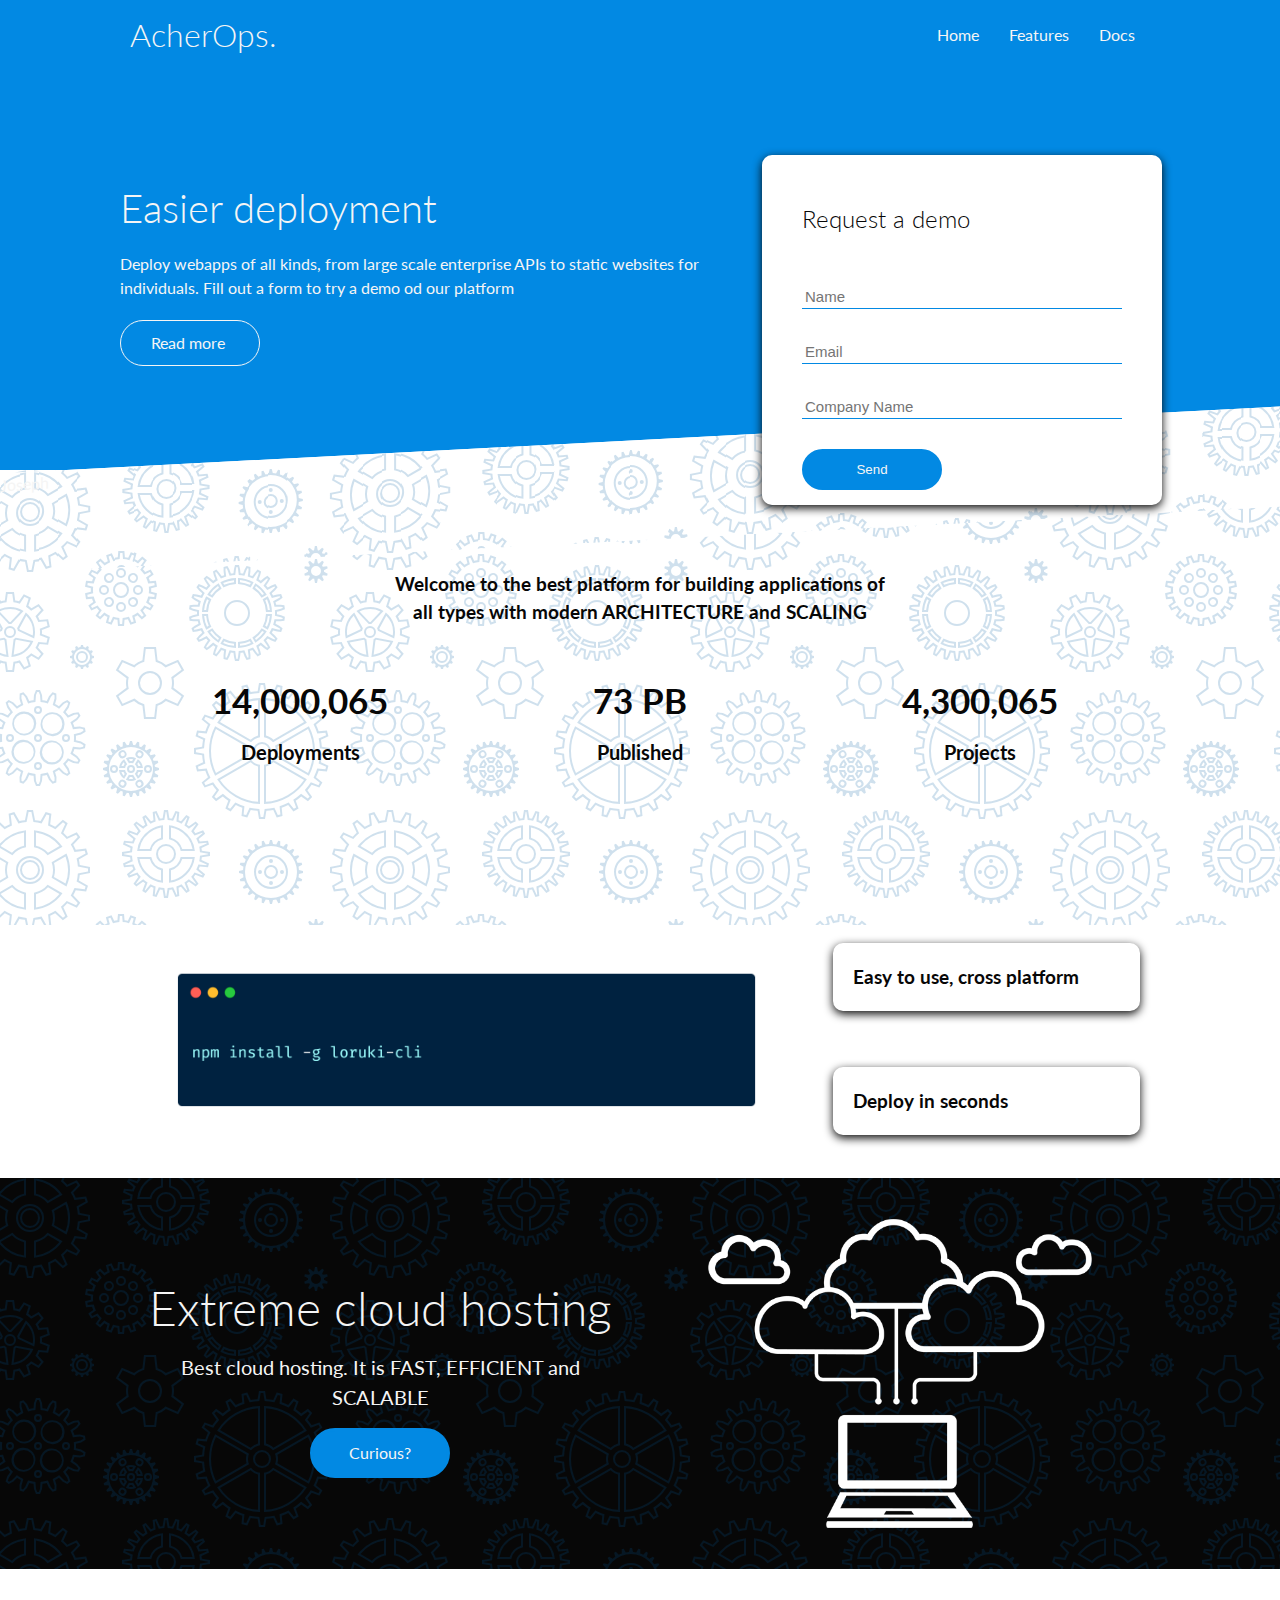
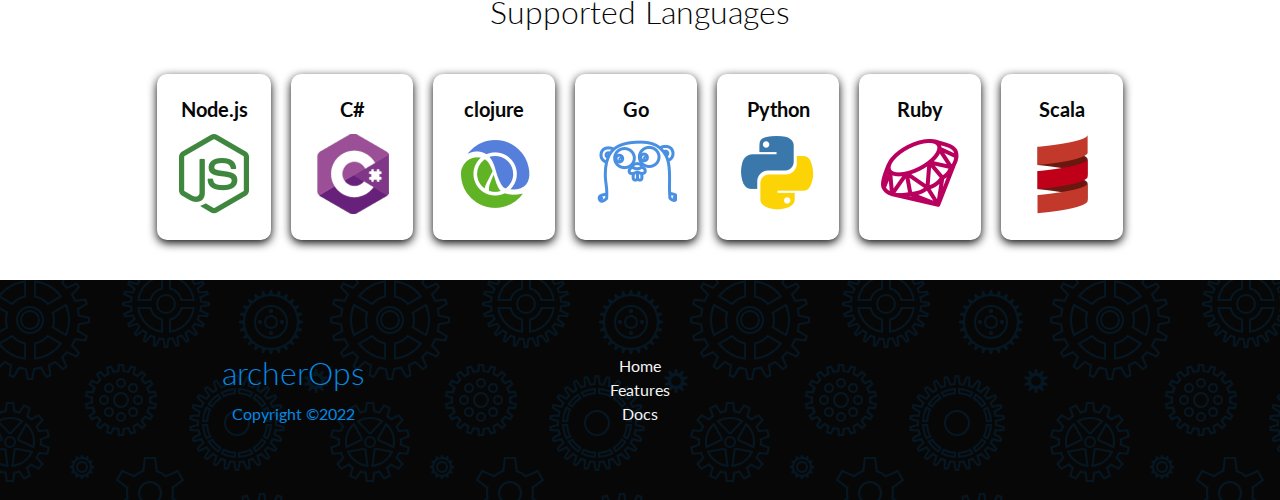
<file: index.html>
<!DOCTYPE html>
<html lang="en">
<head>
  <meta charset="UTF-8">
  <meta http-equiv="X-UA-Compatible" content="IE=edge">
  <meta name="viewport" content="width=device-width, initial-scale=1.0">
  <meta name ="color-scheme" content="light">
<link rel="stylesheet" href="https://cdnjs.cloudflare.com/ajax/libs/font-awesome/6.1.1/css/all.min.css" integrity="sha512-KfkfwYDsLkIlwQp6LFnl8zNdLGxu9YAA1QvwINks4PhcElQSvqcyVLLD9aMhXd13uQjoXtEKNosOWaZqXgel0g==" crossorigin="anonymous" referrerpolicy="no-referrer" />
  <link rel="stylesheet" href="https://cdnjs.cloudflare.com/ajax/libs/font-awesome/6.1.1/css/all.min.css" integrity="sha512-KfkfwYDsLkIlwQp6LFnl8zNdLGxu9YAA1QvwINks4PhcElQSvqcyVLLD9aMhXd13uQjoXtEKNosOWaZqXgel0g==" crossorigin="anonymous" referrerpolicy="no-referrer" />
  <link rel="stylesheet" href="./CSS/utilities.css">
  <link rel="stylesheet" href="./CSS/index.css">
  
  <title>Dummy cloud Host | Brad Traversy</title>
</head>
<body>
  <!-- Navbar -->
  <div class="navBar">
    <!--Make container flexbox-container so it will make its contents as 
    flexbox items to allign them however we want; Add a utility class flex -->
    <div class="container flex">
      <h1 class="logo">AcherOps.</h1>
      <nav>
        <ul>
          <li><a href="index.html">Home</a></li>
          <li><a href="features.html">Features</a></li>
          <li><a href="docs.html">Docs</a></li>
        </ul>
      </nav>
    </div>
  </div>

  <!--Showcase-->
  <section class="showCase">
    <div class="container grid">
      <div class="showcase-text">
        <h1>Easier deployment</h1>
        <p>
          Deploy webapps of all kinds, from large scale enterprise APIs
          to static websites for individuals. Fill out a form to try a 
          demo od our platform
        </p>
        <a href="features.html" class="btn btn-outline">Read more</a>
      </div>

      <div class="showcase-form card">
        <h2>Request a demo</h2>
        <form name="contact" method="POST" netlify-honeypot="bot-field" data-netlify="true">
          <input type="hidden" name="contact" value="contact">
          <p class="hidden">
            <label>
              Don't fill this out if you're human: <input name="bot-field" />
            </label>
          </p>
          <div class="form-control">
            <input type="text" name="Name" placeholder="Name" required>
          </div>
          <div class="form-control">
            <input type="email" name="email" placeholder="Email" required>
          </div>
          <div class="form-control">
            <input type="text" name="company" placeholder="Company Name" required>
          </div>
          <input type="submit" value="Send" class="btn btn-primary">
        </form>
      </div>
    </div>
  </section>

  <!-- STATS-->
  <section class="stats">
    <div class="container">
      <h3 class="stats-heading text-center my-1">
        Welcome to the best platform for building applications of all
        types with modern ARCHITECTURE and SCALING
      </h3>
      <div class="grid grid-3 text-center my-4">
        <div>
          <i class="fas fa-server fa-3x"></i>
          <h3>14,000,065</h3>
          <p class="text-secondary">Deployments</p>
        </div>
        <div>
          <i class="fas fa-upload fa-3x"></i>
          <h3>73 PB</h3>
          <p class="text-secondary">Published</p>
        </div>
        <div>
          <i class="fas fa-project-diagram fa-3x"></i>
          <h3>4,300,065</h3>
          <p class="text-secondary">Projects</p>
        </div>
      </div>
    </div>
  </section>

  <!--CLI-->
  <section class="cli">
    <div class="container grid">
      <img src="./Resources/cli.png" alt="Commandline command">
      <div class="card">
        <h3>Easy to use, cross platform</h3>
      </div>
      <div class="card">
        <h3>Deploy in seconds</h3>
      </div>
    </div>
  </section>

  <!--Cloud-->
  <section class="cloud bg-primary my-2 py-2">
    <div class="container grid">
      <div class="text-center">
        <h2 class="lg">Extreme cloud hosting</h2>
        <p class="lead my-1">
          Best cloud hosting. It is FAST, EFFICIENT and SCALABLE
        </p>
        <a href="" class="btn btn-dark">Curious?</a>
      </div>
      <img src="./Resources/cloud.png" alt="Cloud Platform">
    </div>
  </section>

  <!--Supported langauges-->
  <section class="languages">
    <h2 class="md text-center my-2">Supported Languages</h2>
    <div class="container flex">
      <div class="card">
        <h4>Node.js</h4>
        <img src="./Resources/logos/node.png" alt="nodejs">
      </div>
      <div class="card">
        <h4>C#</h4>
        <img src="./Resources/logos/csharp.png" alt="c-sharp">
      </div>
      <div class="card">
        <h4>clojure</h4>
        <img src="./Resources/logos/clojure.png" alt="clojure">
      </div>
      <div class="card">
        <h4>Go</h4>
        <img src="./Resources/logos/go.png" alt="Go">
      </div>
      <div class="card">
        <h4>Python</h4>
        <img src="./Resources/logos/python.png" alt="python">
      </div>
      <div class="card">
        <h4>Ruby</h4>
        <img src="./Resources/logos/ruby.png" alt="ruby">
      </div>
      <div class="card">
        <h4>Scala</h4>
        <img src="./Resources/logos/scala.png" alt="Scala">
      </div>
    </div>
  </section>

  <!--FOOTER-->
  <footer class="footer bg-primary py-5">
    <div class="container grid grid-3">
      <div>
        <h1>archerOps</h1>
        <p>Copyright &copy;2022</p>
      </div>
      <nav>
        <ul>
          <li><a href="index.html">Home</a></li>
          <li><a href="features.html">Features</a></li>
          <li><a href="docs.html">Docs</a></li>
        </ul>
      </nav>
      <div class="social">
        <a href="#"><i class="fab fa-github fa-2x"></i></a>
        <a href="#"><i class="fab fa-linkedin fa-2x"></i></a>
        <a href="#"><i class="fab fa-facebook fa-2x"></i></a>
        <a href="#"><i class="fab fa-youtube fa-2x"></i></a>
        <a href="#"><i class="fab fa-twitter fa-2x"></i></a>
      </div>
    </div>
  </footer>
</body>
</html>
</file>
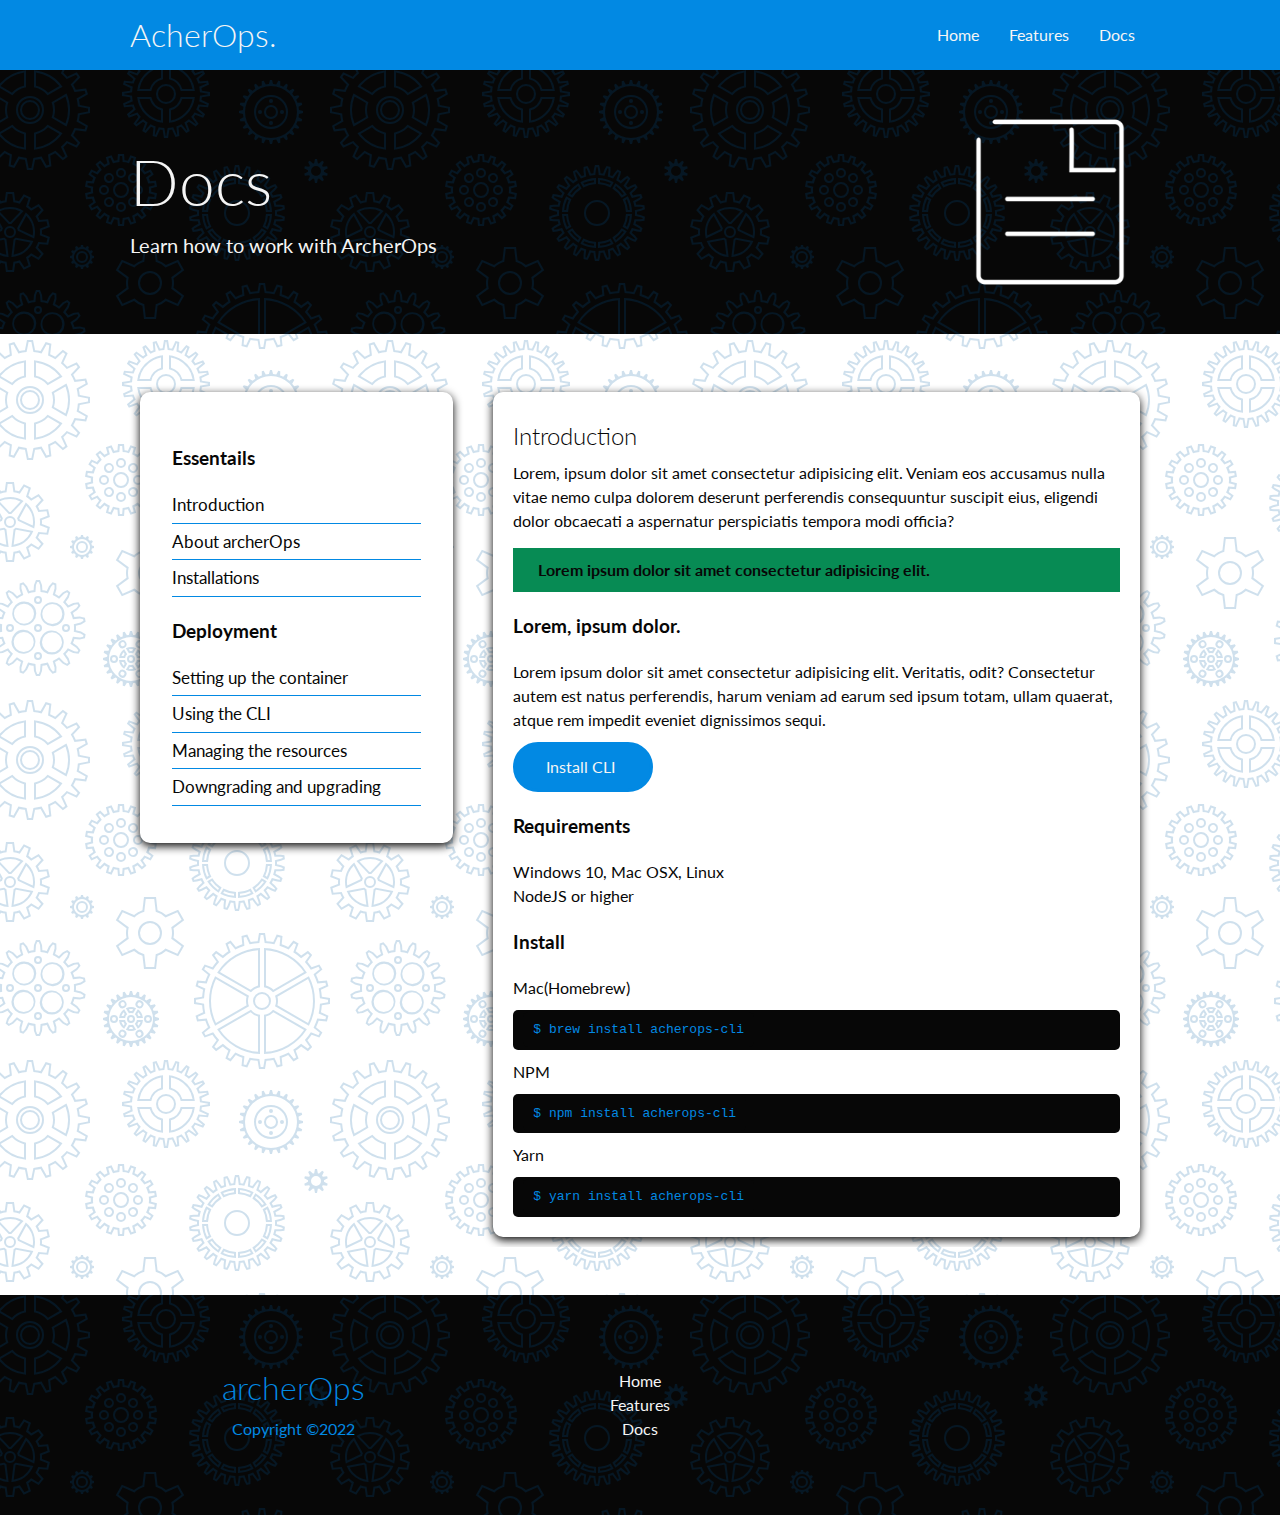
<file: docs.html>
<!DOCTYPE html>
<html lang="en">
<head>
  <meta charset="UTF-8">
  <meta http-equiv="X-UA-Compatible" content="IE=edge">
  <meta name="viewport" content="width=device-width, initial-scale=1.0">
  <meta name ="color-scheme" content="light">

  <link rel="stylesheet" href="https://cdnjs.cloudflare.com/ajax/libs/font-awesome/6.1.1/css/all.min.css" integrity="sha512-KfkfwYDsLkIlwQp6LFnl8zNdLGxu9YAA1QvwINks4PhcElQSvqcyVLLD9aMhXd13uQjoXtEKNosOWaZqXgel0g==" crossorigin="anonymous" referrerpolicy="no-referrer" />
  <link rel="stylesheet" href="./CSS/utilities.css">
  <link rel="stylesheet" href="./CSS/index.css">
  
  <title>Dummy cloud Host | Brad Traversy</title>
</head>
<body class="bg-image">
  <!-- Navbar -->
  <div class="navBar">
    <!--Make container flexbox-container so it will make its contents as 
    flexbox items to allign them however we want; Add a utility class flex -->
    <div class="container flex">
      <h1 class="logo">AcherOps.</h1>
      <nav>
        <ul>
          <li><a href="index.html">Home</a></li>
          <li><a href="features.html">Features</a></li>
          <li><a href="docs.html">Docs</a></li>
        </ul>
      </nav>
    </div>
  </div>

  <!--HEADER-->
  <section class="docs-head bg-primary py-3">
      <div class="container grid">
          <div>
              <h1 class="xl">Docs</h1>
              <p class="lead">
                Learn how to work with ArcherOps
            </p>
          </div>
          <img src="./Resources/docs.png" alt="Server image">         
      </div>
  </section>

  <!--DOCS MAIN-->
  <section class="docs-main my-4">
      <div class="container grid">
          <div class="card bg-other p-3">
              <h3 class="my-2">Essentails</h3>
              <nav>
                  <ul>
                      <li><a href="#">Introduction</a></li>
                      <li><a href="#">About archerOps</a></li>
                      <li><a href="#">Installations</a></li>
                  </ul>
              </nav>

              <h3 class="my-2">Deployment</h3>
              <nav>
                  <ul>
                      <li><a href="#">Setting up the container</a></li>
                      <li><a href="#">Using the CLI</a></li>
                      <li><a href="#">Managing the resources</a></li>
                      <li><a href="#">Downgrading and upgrading</a></li>
                  </ul>
              </nav>
          </div>
          <div class="card">
            <h2>Introduction</h2>
            <p>
                Lorem, ipsum dolor sit amet consectetur adipisicing elit.
                Veniam eos accusamus nulla vitae nemo culpa dolorem
                deserunt perferendis consequuntur suscipit eius, eligendi
                dolor obcaecati a aspernatur perspiciatis tempora modi
                officia?
            </p>
            <div class="alert alert-success">
              <i class="fas fa-info"></i>
              Lorem ipsum dolor sit amet 
              consectetur adipisicing elit.
            </div>
  
            <h3>Lorem, ipsum dolor.</h3>
            <p>Lorem ipsum dolor sit amet consectetur adipisicing elit.
              Veritatis, odit? Consectetur autem est natus perferendis, 
              harum veniam ad earum sed ipsum totam, ullam quaerat, 
              atque rem impedit eveniet dignissimos sequi.
            </p>
            <a href="#" class="btn btn-primary">Install CLI</a>
  
            <h3>Requirements</h3>
            <ul>
              <li>Windows 10, Mac OSX, Linux</li>
              <li>NodeJS or higher</li>
            </ul>
  
            <h3>Install</h3>
            <p>Mac(Homebrew)</p>
            <pre><code>$ brew install acherops-cli</code></pre>
            <p>NPM</p>
            <pre><code>$ npm install acherops-cli</code></pre>
            <p>Yarn</p>
            <pre><code>$ yarn install acherops-cli</code></pre>
        </div>
      </div>
  </section>

  <!--FOOTER-->
  <footer class="footer bg-primary py-5">
    <div class="container grid grid-3">
      <div>
        <h1>archerOps</h1>
        <p>Copyright &copy;2022</p>
      </div>
      <nav>
        <ul>
          <li><a href="index.html">Home</a></li>
          <li><a href="features.html">Features</a></li>
          <li><a href="docs.html">Docs</a></li>
        </ul>
      </nav>
      <div class="social">
        <a href="#"><i class="fab fa-github fa-2x"></i></a>
        <a href="#"><i class="fab fa-linkedin fa-2x"></i></a>
        <a href="#"><i class="fab fa-facebook fa-2x"></i></a>
        <a href="#"><i class="fab fa-youtube fa-2x"></i></a>
        <a href="#"><i class="fab fa-twitter fa-2x"></i></a>
      </div>
    </div>
  </footer>
</body>
</html>
</file>
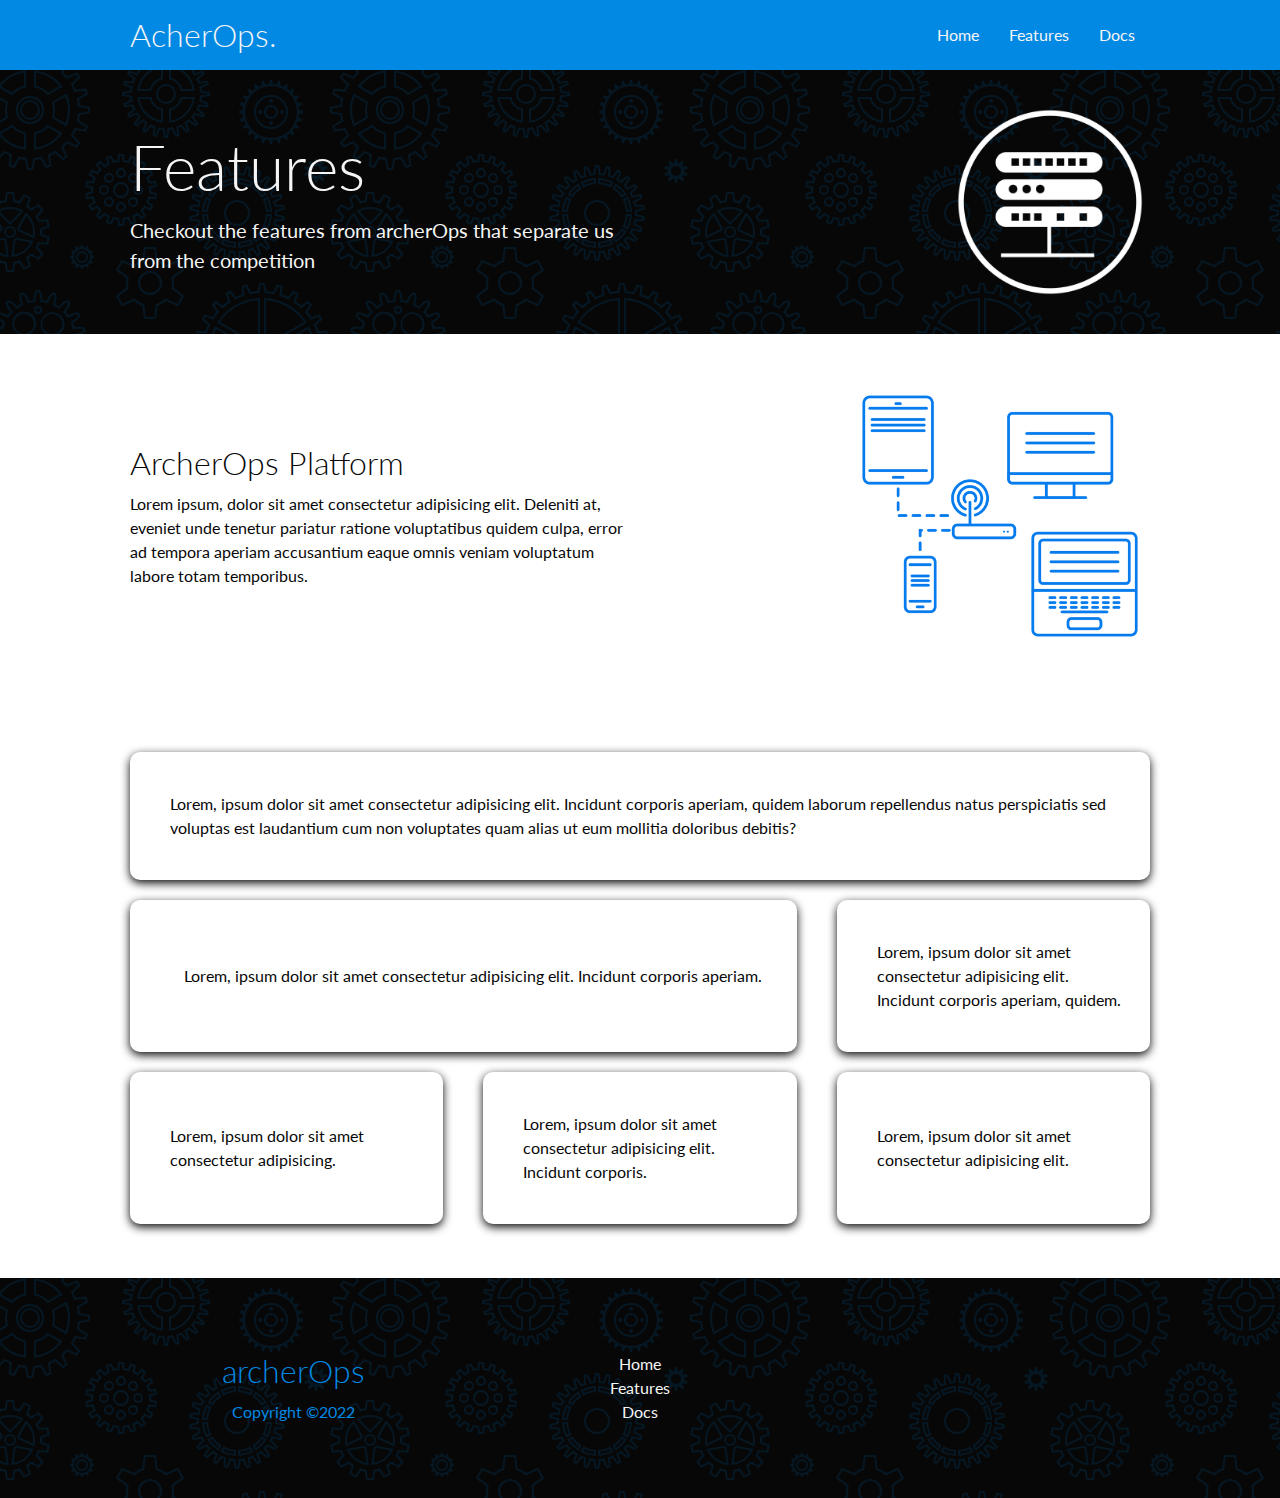
<file: features.html>
<!DOCTYPE html>
<html lang="en">
<head>
  <meta charset="UTF-8">
  <meta http-equiv="X-UA-Compatible" content="IE=edge">
  <meta name="viewport" content="width=device-width, initial-scale=1.0">
  <meta name ="color-scheme" content="light">

  <link rel="stylesheet" href="https://cdnjs.cloudflare.com/ajax/libs/font-awesome/6.1.1/css/all.min.css" integrity="sha512-KfkfwYDsLkIlwQp6LFnl8zNdLGxu9YAA1QvwINks4PhcElQSvqcyVLLD9aMhXd13uQjoXtEKNosOWaZqXgel0g==" crossorigin="anonymous" referrerpolicy="no-referrer" />
  <link rel="stylesheet" href="./CSS/utilities.css">
  <link rel="stylesheet" href="./CSS/index.css">
  
  <title>Dummy cloud Host | Brad Traversy</title>
</head>
<body>
  <!-- Navbar -->
  <div class="navBar">
    <!--Make container flexbox-container so it will make its contents as 
    flexbox items to allign them however we want; Add a utility class flex -->
    <div class="container flex">
      <h1 class="logo">AcherOps.</h1>
      <nav>
        <ul>
          <li><a href="index.html">Home</a></li>
          <li><a href="features.html">Features</a></li>
          <li><a href="docs.html">Docs</a></li>
        </ul>
      </nav>
    </div>
  </div>

  <!--HEADER-->
  <section class="features-head bg-primary py-3">
      <div class="container grid">
          <div>
              <h1 class="xl">Features</h1>
              <p class="lead">
                Checkout the features from archerOps
                that separate us from the competition
            </p>
          </div>
          <img src="./Resources/server.png" alt="Server image">         
      </div>
  </section>

  <!-- SUB HEAD-->
  <section class="features-sub-head py-3">
    <div class="container grid">
        <div>
            <h1 class="md">ArcherOps Platform</h1>
            <p>
                Lorem ipsum, dolor sit amet consectetur adipisicing elit. Deleniti at, eveniet unde tenetur pariatur ratione voluptatibus quidem culpa, error ad tempora aperiam accusantium eaque omnis veniam voluptatum labore totam temporibus.
            </p>
        </div>
        <img src="./Resources/server2.png" alt="Server image">         
    </div>
  </section>

  <!--features-->
  <section class="features-main my-2">
      <div class="container grid grid-3">
          <div class="card flex">
              <i class="fas fa-server fa-3x"></i>
              <p>
                Lorem, ipsum dolor sit amet consectetur adipisicing 
                elit. Incidunt corporis aperiam, quidem laborum
                repellendus natus perspiciatis sed voluptas est 
                laudantium cum non voluptates quam alias ut eum
                mollitia doloribus debitis?
              </p>
          </div>
          <div class="card flex">
              <i class="fas fa-network-wired fa-3x"></i>
              <p>
                Lorem, ipsum dolor sit amet consectetur adipisicing 
                elit. Incidunt corporis aperiam.
              </p>
           </div>
           <div class="card flex">
                <i class="fas fa-laptop-code fa-3x"></i>
                <p>
                Lorem, ipsum dolor sit amet consectetur adipisicing 
                elit. Incidunt corporis aperiam, quidem.
                </p>
             </div>
            <div class="card flex">
                <i class="fas fa-database fa-3x"></i>
                <p>
                Lorem, ipsum dolor sit amet consectetur adipisicing.
                </p>
            </div>
            <div class="card flex">
                <i class="fas fa-power-off fa-3x"></i>
                <p>
                Lorem, ipsum dolor sit amet consectetur adipisicing 
                elit. Incidunt corporis.
                </p>
            </div>
            <div class="card flex">
                <i class="fas fa-upload fa-3x"></i>
                <p>
                Lorem, ipsum dolor sit amet consectetur adipisicing 
                elit.
              </p>
            </div>
      </div>
  </section>

  <!--FOOTER-->
  <footer class="footer bg-primary py-5">
    <div class="container grid grid-3">
      <div>
        <h1>archerOps</h1>
        <p>Copyright &copy;2022</p>
      </div>
      <nav>
        <ul>
          <li><a href="index.html">Home</a></li>
          <li><a href="features.html">Features</a></li>
          <li><a href="docs.html">Docs</a></li>
        </ul>
      </nav>
      <div class="social">
        <a href="#"><i class="fab fa-github fa-2x"></i></a>
        <a href="#"><i class="fab fa-linkedin fa-2x"></i></a>
        <a href="#"><i class="fab fa-facebook fa-2x"></i></a>
        <a href="#"><i class="fab fa-youtube fa-2x"></i></a>
        <a href="#"><i class="fab fa-twitter fa-2x"></i></a>
      </div>
    </div>
  </footer>
</body>
</html>
</file>
<file: CSS/utilities.css>
.container{
    max-width: 1100px;
    margin: 0 auto;
    overflow: auto;
    padding: 0 40px;
}
.btn{
  display: inline-block;
  padding: 10px 30px;
  width: 140px;
  background-color: var(--PrimeColor);
  color: var(--foreColor);
  border: solid var(--PrimeColor);
  outline: none;
  cursor: pointer;
  border-radius: 50px;
}
.btn:hover{
    transform: scale(0.98);
}
.btn-outline{
    background-color: transparent;
    border: solid var(--foreColor) 1px;

}
.text-center{
    text-align: center;
}
.bg-primary{
    background-color: var(--secColor);
    background-image: var(--heroPatterns);
    color: var(--foreColor);
}
.bg-primary a{
    color: var(--foreColor);
}

.alert{
    background-color: var(--foreColor);
    padding: 10px 15px;
    font-weight: bold;
    margin: 15px 0px;
}
.alert i{
    margin-left: 10px;
}
.alert-success{
    background-color: var(--successColor);
}

.card{
    background-color: white;
    color: var(--secColor);
    border-radius: 10px;
    box-shadow: 0 3px 10px var(--secColor);
    margin: 10px;
    padding: 20px;
}

.flex{
    /*Here you will target the containers in 
    this flexbox*/
    display: flex;
    /*Will allign items to center*/
    justify-content: center;
    align-items: center;
    height: 100%;
}
.grid{
    display: grid;
    grid-template-columns: repeat(2, 1fr);
    gap: 20px;
    height: 100%;
    justify-content: center;
    align-items: center;
}
.grid-3{
    grid-template-columns: repeat(3, 1fr);
}
/*Paragraph fonts*/
.lead{
    font-size: 20px;
}
.sm{
    font-size: 1rem;
}
.md{
    font-size: 2rem;
}
.lg{
    font-size: 3rem;
}
.xl{
    font-size: 4rem;
}

/*margin on the y-axis*/
.my-1{
    margin: 1rem 0;
}
.my-2{
    margin: 1.5rem 0;
}
.my-3{
    margin: 2rem 0;
}
.my-4{
    margin: 3rem 0;
}
.my-5{
    margin: 4rem 0;
}

/*Margin all round*/
.m-1{
    margin: 1rem;
}
.m-2{
    margin: 1.5rem;
}
.m-3{
    margin: 2rem;
}
.m-4{
    margin: 3rem;
}
.m-5{
    margin: 4rem;
}

/*Padding*/
.py-1{
    padding: 1rem 0;
}
.py-2{
    padding: 1.5rem 0;
}
.py-3{
    padding: 2rem 0;
}
.py-4{
    padding: 3rem 0;
}
.py-5{
    padding: 4rem 0;
}

/*Padding all round*/
.p-1{
    padding: 1rem;
}
.p-2{
    padding: 1.5rem;
}
.p-3{
    padding: 2rem;
}
.p-4{
    padding: 3rem;
}
.p-5{
    padding: 4rem;
}
</file>
<file: CSS/index.css>
@import url('https://fonts.googleapis.com/css2?family=Lato:wght@300&display=swap');
:root{
    --PrimeColor:#0289e3;
    --secColor:rgb(7, 7, 7);
    --foreColor:whitesmoke;
    --heroColor: #ffffff;
    --successColor:rgb(7, 139, 84);
    --errorColor:rgb(194, 20, 20);
    --heroPatterns:url("data:image/svg+xml,%3Csvg xmlns='http://www.w3.org/2000/svg' width='360' height='360' viewBox='0 0 360 360'%3E%3Cpath fill='%23005c9d' fill-opacity='0.19' d='M0 85.02l4.62-4.27a49.09 49.09 0 0 0 7.33 3.74l-1.2 10.24 2.66.87 5.05-9c2.62.65 5.34 1.08 8.12 1.28L28.6 98h2.8l2.02-10.12c2.74-.2 5.46-.62 8.12-1.28l5.05 8.99 2.66-.86-1.2-10.24c2.55-1.03 5-2.29 7.33-3.74l7.58 7 2.26-1.65-4.3-9.38a48.3 48.3 0 0 0 5.8-5.8l9.38 4.3 1.65-2.26-7-7.58a49.09 49.09 0 0 0 3.74-7.33l10.24 1.2.87-2.66-9-5.05a48.07 48.07 0 0 0 1.28-8.12L88 41.4v-2.8l-10.12-2.02c-.2-2.74-.62-5.46-1.28-8.12l8.99-5.05-.86-2.66-10.24 1.2c-1.03-2.55-2.29-5-3.74-7.33l7-7.58-1.65-2.26-9.38 4.3a48.3 48.3 0 0 0-5.8-5.8L62.42 0h2.16l-1.25 2.72a50.31 50.31 0 0 1 3.95 3.95l9.5-4.36 3.52 4.85-7.08 7.68c.94 1.6 1.79 3.27 2.54 4.98l10.38-1.21 1.85 5.7-9.11 5.12c.39 1.8.68 3.65.87 5.52L90 37v6l-10.25 2.05a49.9 49.9 0 0 1-.87 5.52l9.11 5.12-1.85 5.7-10.38-1.21c-.75 1.7-1.6 3.37-2.54 4.98l7.08 7.68-3.52 4.85-9.5-4.36a50.31 50.31 0 0 1-3.95 3.95l4.36 9.5-4.85 3.52-7.68-7.08c-1.6.94-3.27 1.79-4.98 2.54l1.21 10.38-5.7 1.85-5.12-9.11c-1.8.39-3.65.68-5.52.87L33 100h-6l-2.05-10.25a49.9 49.9 0 0 1-5.52-.87l-5.12 9.11-5.7-1.85 1.21-10.38c-1.7-.75-3.37-1.6-4.98-2.54L0 87.68v-2.66zM0 52.7V27.3l8.38 4.84a22.96 22.96 0 0 0 0 15.72L0 52.7zm0-39.16A39.91 39.91 0 0 1 26 .2v17.15a22.98 22.98 0 0 0-13.62 7.86L0 18.06v-4.52zm0 52.92v-4.52l12.38-7.15A22.98 22.98 0 0 0 26 62.65V79.8A39.91 39.91 0 0 1 0 66.46zM34 79.8V62.65a22.98 22.98 0 0 0 13.62-7.86l14.85 8.58A39.97 39.97 0 0 1 34 79.8zm32.48-23.36l-14.86-8.58a22.96 22.96 0 0 0 0-15.72l14.86-8.58A39.86 39.86 0 0 1 70 40a39.9 39.9 0 0 1-3.52 16.44zm-4.01-39.8L47.62 25.2A22.98 22.98 0 0 0 34 17.35V.2a39.97 39.97 0 0 1 28.47 16.43v.01zM0 50.38l5.98-3.45a25.01 25.01 0 0 1 0-13.88L0 29.6v20.78zm.5-34.35l11.48 6.63c3.27-3.4 7.44-5.8 12.02-6.94V2.47A37.96 37.96 0 0 0 .5 16.04v-.01zm0 47.92A37.96 37.96 0 0 0 24 77.53V64.28a24.97 24.97 0 0 1-12.02-6.95L.5 63.96v-.01zM36 77.53a37.96 37.96 0 0 0 23.5-13.57l-11.48-6.63A24.97 24.97 0 0 1 36 64.28v13.25zm29.5-23.96a37.91 37.91 0 0 0 0-27.14l-11.48 6.63a25.01 25.01 0 0 1 0 13.88l11.49 6.63h-.01zm-6-37.53A37.96 37.96 0 0 0 36 2.47v13.25c4.66 1.15 8.8 3.6 12.02 6.95l11.48-6.63zM30 54a14 14 0 1 1 0-28 14 14 0 0 1 0 28zm0-2a12 12 0 1 0 0-24 12 12 0 0 0 0 24zm0-2a10 10 0 1 1 0-20 10 10 0 0 1 0 20zm0-2a8 8 0 1 0 0-16 8 8 0 0 0 0 16zm77.47 45.17l-1.62-5.97 5.67-2.06 2.61 5.64c1.09-.25 2.2-.44 3.33-.58l.52-6.2h6.04l.52 6.2c1.13.14 2.24.33 3.33.58l2.6-5.64 5.68 2.06-1.62 5.97c1.02.51 2 1.07 2.95 1.69l4.35-4.38 4.62 3.88-3.53 5c.8.84 1.53 1.71 2.23 2.62l5.52-2.6 3.02 5.23-4.98 3.46c.46 1.06.86 2.14 1.2 3.25l6.02-.54 1.05 5.94-5.84 1.54c.07 1.16.07 2.32 0 3.48l5.84 1.54-1.05 5.94-6.02-.54c-.34 1.1-.74 2.2-1.2 3.25l4.98 3.46-3.02 5.22-5.52-2.6c-.7.92-1.44 1.8-2.23 2.62l3.53 5-4.62 3.89-4.35-4.38a30.2 30.2 0 0 1-2.95 1.69l1.62 5.97-5.67 2.06-2.61-5.64c-1.09.25-2.2.44-3.33.58l-.52 6.2h-6.04l-.52-6.2a30.27 30.27 0 0 1-3.33-.58l-2.6 5.64-5.68-2.06 1.62-5.97c-1.01-.5-2-1.07-2.95-1.69l-4.35 4.38-4.62-3.88 3.53-5a32.5 32.5 0 0 1-2.23-2.62l-5.52 2.6-3.02-5.23 4.98-3.46a29.66 29.66 0 0 1-1.2-3.25l-6.02.54-1.05-5.94 5.84-1.54a30.28 30.28 0 0 1 0-3.48l-5.84-1.54 1.05-5.94 6.02.54c.34-1.1.74-2.2 1.2-3.25l-4.98-3.46 3.02-5.22 5.52 2.6c.7-.92 1.44-1.8 2.23-2.62l-3.53-5 4.62-3.89 4.35 4.38a30.2 30.2 0 0 1 2.95-1.69zm15.2-1.12l-.5-6.05h-2.34l-.5 6.05c-2.18.13-4.3.5-6.32 1.1l-2.54-5.5-2.2.8 1.6 5.85a27.97 27.97 0 0 0-5.56 3.21l-4.27-4.3-1.79 1.5 3.5 4.95a28.14 28.14 0 0 0-4.12 4.92l-5.5-2.59-1.16 2.02 4.98 3.46a27.8 27.8 0 0 0-2.2 6.03l-6.03-.55-.4 2.3 5.86 1.54a28.3 28.3 0 0 0 0 6.42l-5.87 1.55.4 2.3 6.05-.56a27.8 27.8 0 0 0 2.2 6.03l-5 3.47 1.17 2.02 5.49-2.59a28.14 28.14 0 0 0 4.12 4.92l-3.5 4.96 1.79 1.5 4.27-4.31a27.97 27.97 0 0 0 5.56 3.21l-1.6 5.85 2.2.8 2.54-5.5c2.02.6 4.14.97 6.32 1.1l.5 6.05h2.34l.5-6.05c2.18-.13 4.3-.5 6.32-1.1l2.54 5.5 2.2-.8-1.6-5.85a27.97 27.97 0 0 0 5.56-3.21l4.27 4.3 1.79-1.5-3.5-4.95a28.14 28.14 0 0 0 4.12-4.92l5.5 2.59 1.16-2.02-4.98-3.46a27.8 27.8 0 0 0 2.2-6.03l6.03.55.4-2.3-5.86-1.54a28.3 28.3 0 0 0 0-6.42l5.87-1.55-.4-2.3-6.05.56a27.8 27.8 0 0 0-2.2-6.03l4.99-3.46-1.17-2.02-5.49 2.59a28.14 28.14 0 0 0-4.12-4.92l3.5-4.96-1.79-1.5-4.27 4.31a27.97 27.97 0 0 0-5.56-3.21l1.6-5.85-2.2-.8-2.54 5.5c-2.02-.6-4.14-.97-6.32-1.1l.01-.01zM121 128a8 8 0 1 1 0-16 8 8 0 0 1 0 16zm0-2a6 6 0 1 0 0-12 6 6 0 0 0 0 12zm0-18a5 5 0 1 1 0-10 5 5 0 0 1 0 10zm8.49 3.51a5 5 0 1 1 6.95-7.2 5 5 0 0 1-6.95 7.2zM133 120a5 5 0 1 1 10 0 5 5 0 0 1-10 0zm-3.51 8.49a5 5 0 1 1 7.2 6.95 5 5 0 0 1-7.2-6.95zM121 132a5 5 0 1 1 0 10 5 5 0 0 1 0-10zm-8.49-3.51a5 5 0 1 1-6.95 7.2 5 5 0 0 1 6.95-7.2zM109 120a5 5 0 1 1-10 0 5 5 0 0 1 10 0zm3.51-8.49a5 5 0 1 1-7.2-6.95 5 5 0 0 1 7.2 6.95zM121 106a3 3 0 1 0 0-6 3 3 0 0 0 0 6zm9.9 4.1a3 3 0 1 0 4.39-4.09 3 3 0 0 0-4.39 4.09zm4.1 9.9a3 3 0 1 0 6 0 3 3 0 0 0-6 0zm-4.1 9.9a3 3 0 1 0 4.09 4.39 3 3 0 0 0-4.09-4.39zM121 134a3 3 0 1 0 0 6 3 3 0 0 0 0-6zm-9.9-4.1a3 3 0 1 0-4.39 4.09 3 3 0 0 0 4.39-4.09zM107 120a3 3 0 1 0-6 0 3 3 0 0 0 6 0zm4.1-9.9a3 3 0 1 0-4.09-4.39 3 3 0 0 0 4.09 4.39zm129.42-6.95v.01c.87.07 1.74.17 2.6.3l1.5-3.91 1.94-3.64 3.89.97v4.13l-.5 4.13c.83.28 1.64.59 2.44.93l2.42-3.43 2.76-3.07 3.54 1.88-1 4-1.49 3.89c.73.47 1.45.97 2.15 1.49l3.19-2.76 3.42-2.3 2.97 2.67-1.93 3.65-2.38 3.4c.6.64 1.2 1.3 1.76 1.99l3.68-1.94 3.85-1.48 2.29 3.28-2.7 3.11-3.12 2.82c.43.76.84 1.53 1.22 2.32l4.04-1 4.1-.5 1.43 3.73-3.37 2.37-3.7 1.98c.23.84.44 1.68.62 2.54l4.17.01 4.1.5.48 3.97-3.85 1.48-4.06 1.02c.03.87.03 1.75 0 2.62l4.06 1.02 3.85 1.48-.48 3.97-4.1.51h-4.17c-.18.86-.39 1.71-.63 2.54l3.7 1.98 3.38 2.37-1.43 3.73-4.1-.5-4.04-1c-.38.79-.79 1.56-1.22 2.32l3.13 2.82 2.7 3.11-2.3 3.28-3.85-1.48-3.68-1.95a37 37 0 0 1-1.76 2l2.38 3.41 1.93 3.64-2.97 2.67-3.42-2.3-3.19-2.76a40.1 40.1 0 0 1-2.15 1.48l1.48 3.9 1 4-3.53 1.88-2.76-3.07-2.42-3.43c-.8.33-1.61.65-2.45.93l.5 4.13v4.13l-3.88.97-1.94-3.65-1.5-3.9c-.86.13-1.73.23-2.6.31L240 187l-1 4h-4l-1-4-.52-4.16a37.6 37.6 0 0 1-2.6-.3l-1.5 3.91-1.94 3.64-3.89-.97v-4.13l.5-4.13c-.83-.28-1.64-.59-2.44-.93l-2.42 3.43-2.76 3.07-3.54-1.88 1-4 1.49-3.89c-.74-.47-1.45-.97-2.15-1.49l-3.19 2.76-3.42 2.3-2.97-2.67 1.93-3.65 2.38-3.4c-.61-.65-1.2-1.31-1.76-1.99l-3.68 1.94-3.85 1.48-2.29-3.28 2.7-3.11 3.12-2.82c-.43-.76-.84-1.53-1.22-2.32l-4.04 1-4.1.5-1.43-3.73 3.37-2.37 3.7-1.98c-.23-.84-.44-1.68-.62-2.54l-4.17-.01-4.1-.5-.48-3.97 3.85-1.48 4.06-1.02c-.03-.87-.03-1.75 0-2.62l-4.06-1.02-3.85-1.48.48-3.97 4.1-.51h4.17c.18-.86.39-1.71.63-2.54l-3.7-1.98-3.38-2.37 1.43-3.73 4.1.5 4.04 1c.38-.79.79-1.56 1.22-2.32l-3.13-2.82-2.7-3.11 2.3-3.28 3.85 1.48 3.68 1.95a37 37 0 0 1 1.76-2l-2.38-3.41-1.93-3.64 2.97-2.67 3.42 2.3 3.19 2.76c.7-.52 1.41-1.02 2.15-1.48l-1.48-3.9-1-4 3.53-1.88 2.76 3.07 2.42 3.43c.8-.33 1.61-.65 2.45-.93l-.5-4.13v-4.13l3.88-.97 1.94 3.65 1.5 3.9c.86-.13 1.73-.23 2.6-.31L234 99l1-4h4l1 4 .52 4.15zm-14.3 3.4c-1.83.54-3.6 1.21-5.3 2l-3.5-4.97-1.38-1.53-.88.47.5 2 2.16 5.67a38.09 38.09 0 0 0-4.66 3.22l-4.61-4-1.71-1.15-.75.67.97 1.82 3.47 4.98a38.22 38.22 0 0 0-3.79 4.28l-5.37-2.84-1.92-.74-.57.82 1.35 1.56 4.52 4.09a37.9 37.9 0 0 0-2.64 5l-5.89-1.45-2.04-.25-.36.94 1.69 1.18 5.36 2.87a37.74 37.74 0 0 0-1.35 5.5l-6.08.01-2.04.25-.12 1 1.92.73 5.9 1.5a38.54 38.54 0 0 0 0 5.65l-5.9 1.49-1.92.74.12.99 2.04.25 6.08.01c.31 1.86.77 3.7 1.35 5.5l-5.36 2.87-1.7 1.18.37.94 2.04-.25 5.9-1.46a37.9 37.9 0 0 0 2.63 5.01l-4.52 4.1-1.35 1.55.57.82 1.92-.74 5.37-2.84a38.22 38.22 0 0 0 3.8 4.28l-3.48 4.98-.97 1.82.75.67 1.7-1.15 4.62-4a38.09 38.09 0 0 0 4.66 3.22l-2.17 5.67-.5 2 .89.47 1.38-1.53 3.5-4.98c1.7.8 3.47 1.47 5.3 2l-.73 6.04v2.06l.97.24.97-1.82 2.2-5.68c1.83.36 3.7.6 5.62.68L236 187l.5 2h1l.5-2 .75-6.04a38.2 38.2 0 0 0 5.62-.68l2.2 5.68.97 1.82.97-.24v-2.06l-.73-6.03c1.83-.54 3.6-1.21 5.3-2l3.5 4.97 1.38 1.53.88-.47-.5-2-2.16-5.67a38.09 38.09 0 0 0 4.66-3.22l4.61 4 1.71 1.15.75-.67-.97-1.82-3.47-4.98a38.22 38.22 0 0 0 3.79-4.28l5.37 2.84 1.92.74.57-.82-1.35-1.56-4.52-4.09c1-1.6 1.88-3.27 2.64-5l5.89 1.45 2.04.25.36-.94-1.69-1.18-5.36-2.87a37.4 37.4 0 0 0 1.35-5.5l6.08-.01 2.04-.25.12-1-1.92-.73-5.9-1.5c.14-1.88.14-3.77 0-5.65l5.9-1.49 1.92-.74-.12-.99-2.04-.25-6.08-.01a37.4 37.4 0 0 0-1.35-5.5l5.36-2.87 1.7-1.18-.37-.94-2.04.25-5.9 1.46a37.9 37.9 0 0 0-2.63-5.01l4.52-4.1 1.35-1.55-.57-.82-1.92.74-5.37 2.84a38.22 38.22 0 0 0-3.8-4.28l3.48-4.98.97-1.82-.75-.67-1.7 1.15-4.62 4a38.09 38.09 0 0 0-4.66-3.22l2.17-5.67.5-2-.89-.47-1.38 1.53-3.5 4.98c-1.7-.8-3.47-1.47-5.3-2l.73-6.04v-2.06l-.97-.24-.97 1.82-2.2 5.68c-1.83-.36-3.7-.6-5.62-.68L238 99l-.5-2h-1l-.5 2-.75 6.04c-1.92.09-3.8.32-5.62.68l-2.2-5.68-.97-1.82-.97.24v2.06l.73 6.03zm-5.85 5.65A34.82 34.82 0 0 1 236 108v6a28.8 28.8 0 0 0-12.63 3.39l-3-5.2v.01zm2.8.83l1 1.74a30.8 30.8 0 0 1 9.83-2.63v-2.01a32.8 32.8 0 0 0-10.83 2.9zm-4.53.17l3 5.2a29.12 29.12 0 0 0-9.24 9.24l-5.2-3a35.18 35.18 0 0 1 11.44-11.44zm-.67 2.84a33.19 33.19 0 0 0-7.93 7.93l1.74 1a31.18 31.18 0 0 1 7.2-7.2l-1.01-1.73zm-11.77 10.33h-.01l5.2 3A28.8 28.8 0 0 0 208 142h-6a34.82 34.82 0 0 1 4.2-15.63zm.83 2.8a32.8 32.8 0 0 0-2.9 10.83h2.01a30.8 30.8 0 0 1 2.63-9.83l-1.74-1zM202.01 144h6.01c.15 4.41 1.3 8.73 3.38 12.63l-5.2 3a34.82 34.82 0 0 1-4.19-15.63zm2.12 2a32.8 32.8 0 0 0 2.9 10.84l1.74-1a30.8 30.8 0 0 1-2.63-9.84h-2.01zm3.07 15.36l5.2-3c2.34 3.74 5.5 6.9 9.24 9.24l-3 5.2a35.18 35.18 0 0 1-11.44-11.44zm2.84.67a33.19 33.19 0 0 0 7.93 7.93l1-1.74a31.18 31.18 0 0 1-7.2-7.2l-1.73 1.01zm10.33 11.77v.01l3-5.2A28.85 28.85 0 0 0 236 172v6a34.82 34.82 0 0 1-15.63-4.2zm2.8-.83a32.8 32.8 0 0 0 10.83 2.9v-2.01a30.8 30.8 0 0 1-9.83-2.63l-1 1.74zm14.83 5.02v-6.01c4.41-.15 8.73-1.3 12.63-3.38l3 5.2a34.82 34.82 0 0 1-15.63 4.19zm2-2.12a32.8 32.8 0 0 0 10.84-2.9l-1-1.74a30.8 30.8 0 0 1-9.84 2.63v2.01zm15.36-3.07l-3-5.2c3.74-2.34 6.9-5.5 9.24-9.24l5.2 3a35.18 35.18 0 0 1-11.44 11.44zm.67-2.84a33.19 33.19 0 0 0 7.93-7.93l-1.74-1a31.18 31.18 0 0 1-7.2 7.2l1.01 1.73zm11.77-10.33h.01l-5.2-3A28.85 28.85 0 0 0 266 144h6a34.82 34.82 0 0 1-4.2 15.63zm-.83-2.8a32.8 32.8 0 0 0 2.9-10.83h-2.01a30.8 30.8 0 0 1-2.63 9.83l1.74 1zm5.02-14.83h-6.01a28.85 28.85 0 0 0-3.38-12.63l5.2-3a34.82 34.82 0 0 1 4.19 15.63zm-2.12-2a32.8 32.8 0 0 0-2.9-10.84l-1.74 1a30.8 30.8 0 0 1 2.63 9.84h2.01zm-3.07-15.36l-5.2 3a29.12 29.12 0 0 0-9.24-9.24l3-5.2a35.18 35.18 0 0 1 11.44 11.44zm-2.84-.67a33.19 33.19 0 0 0-7.93-7.93l-1 1.74a31.18 31.18 0 0 1 7.2 7.2l1.73-1.01zM238 108a34.82 34.82 0 0 1 15.63 4.19l-3 5.2a28.85 28.85 0 0 0-12.63-3.38V108zm12.84 5.02a32.8 32.8 0 0 0-10.84-2.9v2.01a30.8 30.8 0 0 1 9.83 2.63l1-1.74h.01zM237 156a13 13 0 1 1 0-26 13 13 0 0 1 0 26zm0-2a11 11 0 1 0 0-22 11 11 0 0 0 0 22zM137.54 0h56.92l-.74 1.03c.57.7 1.12 1.4 1.64 2.14l7.75-2.9 2 3.46-6.38 5.25c.37.82.72 1.65 1.03 2.5l8.22-.8 1.04 3.86-7.52 3.43c.15.88.26 1.77.35 2.67L210 22v4l-8.15 1.36c-.09.9-.2 1.8-.35 2.67l7.52 3.43-1.04 3.86-8.22-.8c-.31.85-.66 1.68-1.03 2.5l6.38 5.25-2 3.46-7.75-2.9c-.52.74-1.07 1.45-1.64 2.14l4.8 6.73-2.82 2.83-6.73-4.8c-.7.56-1.4 1.11-2.14 1.63l2.9 7.75-3.46 2-5.25-6.38c-.82.37-1.65.72-2.5 1.03l.8 8.22-3.86 1.04-3.43-7.52c-.88.15-1.77.26-2.67.35L168 68h-4l-1.36-8.15c-.9-.09-1.8-.2-2.67-.35l-3.43 7.52-3.86-1.04.8-8.22c-.85-.31-1.68-.66-2.5-1.03l-5.25 6.38-3.46-2 2.9-7.75a36.15 36.15 0 0 1-2.14-1.64l-6.73 4.8-2.83-2.82 4.8-6.73c-.56-.7-1.11-1.4-1.63-2.14l-7.75 2.9-2-3.46 6.38-5.25c-.37-.82-.72-1.65-1.03-2.5l-8.22.8-1.04-3.86 7.52-3.43c-.15-.88-.26-1.77-.35-2.67L122 26v-4l8.15-1.36c.09-.9.2-1.8.35-2.67l-7.52-3.43 1.04-3.86 8.22.8c.31-.85.66-1.68 1.03-2.5l-6.38-5.25 2-3.46 7.75 2.9c.52-.74 1.07-1.45 1.64-2.14L137.54 0zm2.43 0l.83 1.17a34.14 34.14 0 0 0-3.38 4.4l-7.63-2.86-.33.58 6.29 5.18a33.79 33.79 0 0 0-2.13 5.12l-8.1-.78-.18.64 7.42 3.37a34.02 34.02 0 0 0-.72 5.5L124 23.68v.66l8.04 1.34c.1 1.88.33 3.72.72 5.5l-7.42 3.38.18.64 8.1-.78a33.88 33.88 0 0 0 2.13 5.12l-6.29 5.18.33.58 7.63-2.86c1 1.56 2.14 3.03 3.38 4.4l-4.73 6.63.47.47 6.63-4.73a34.14 34.14 0 0 0 4.4 3.38l-2.86 7.63.58.33 5.18-6.29c1.63.84 3.35 1.56 5.12 2.13l-.78 8.1.64.18 3.37-7.42c1.79.39 3.63.63 5.5.72l1.35 8.04h.66l1.34-8.04c1.88-.1 3.72-.33 5.5-.72l3.38 7.42.64-.18-.78-8.1a33.88 33.88 0 0 0 5.12-2.13l5.18 6.29.58-.33-2.86-7.63c1.56-1 3.03-2.14 4.4-3.38l6.63 4.73.47-.47-4.73-6.63a34.14 34.14 0 0 0 3.38-4.4l7.63 2.86.33-.58-6.29-5.18a33.79 33.79 0 0 0 2.13-5.12l8.1.78.18-.64-7.42-3.37c.39-1.79.63-3.63.72-5.5l8.04-1.35v-.66l-8.04-1.34c-.1-1.88-.33-3.72-.72-5.5l7.42-3.38-.18-.64-8.1.78a33.79 33.79 0 0 0-2.13-5.12l6.29-5.18-.33-.58-7.63 2.86c-1-1.56-2.14-3.03-3.38-4.4l.83-1.17h-52.06V0zm-2.82 27h14.15A15.02 15.02 0 0 0 163 38.7v14.15A29.01 29.01 0 0 1 137.15 27zm12.57-27H163v9.3A15.02 15.02 0 0 0 151.3 21h-14.15a28.99 28.99 0 0 1 12.57-21zM169 52.85V38.7A15.02 15.02 0 0 0 180.7 27h14.15A29.01 29.01 0 0 1 169 52.85zM182.28 0a28.99 28.99 0 0 1 12.57 21H180.7A15.02 15.02 0 0 0 169 9.3V0h13.28zm-42.82 29A27.03 27.03 0 0 0 161 50.54V40.25A17.04 17.04 0 0 1 149.75 29h-10.29zm14.16-29a27.04 27.04 0 0 0-14.16 19h10.29A17.04 17.04 0 0 1 161 7.75V0h-7.38zM171 50.54A27.03 27.03 0 0 0 192.54 29h-10.29A17.04 17.04 0 0 1 171 40.25v10.29zM178.38 0H171v7.75A17.04 17.04 0 0 1 182.25 19h10.29a27.04 27.04 0 0 0-14.16-19zM166 34a10 10 0 1 1 0-20 10 10 0 0 1 0 20zm0-2a8 8 0 1 0 0-16 8 8 0 0 0 0 16zm-39.51 176.15l-10.67-7.95 6-10.4 12.23 5.27a23.97 23.97 0 0 1 8.4-4.86L144 177h12l1.55 13.21a23.97 23.97 0 0 1 8.4 4.86l12.23-5.27 6 10.4-10.67 7.95a24 24 0 0 1 0 9.7l10.67 7.95-6 10.4-12.23-5.27a23.97 23.97 0 0 1-8.4 4.86L156 249h-12l-1.55-13.21a23.97 23.97 0 0 1-8.4-4.86l-12.23 5.27-6-10.4 10.67-7.95a24.1 24.1 0 0 1 0-9.7zm29.25-16.4l-1.5-12.75h-8.48l-1.5 12.76c-3.75 1-7.1 2.99-9.79 5.65l-11.8-5.08-4.23 7.34 10.3 7.68c-.98 3.7-.98 7.6 0 11.3l-10.3 7.68 4.23 7.34 11.8-5.08a22.1 22.1 0 0 0 9.8 5.65l1.5 12.76h8.47l1.5-12.76c3.75-1 7.1-2.99 9.79-5.65l11.8 5.08 4.23-7.34-10.3-7.68c.98-3.7.98-7.6 0-11.3l10.3-7.68-4.23-7.34-11.8 5.08a21.98 21.98 0 0 0-9.8-5.65l.01-.01zM150 225a12 12 0 1 1 0-24 12 12 0 0 1 0 24zm0-2a10 10 0 1 0 0-20 10 10 0 0 0 0 20zm3.53 67.72l4.26.07.51 1.93-3.65 2.19c.11.63.2 1.27.25 1.92L159 298v2l-4.1 1.17c-.05.65-.14 1.29-.25 1.92l3.65 2.2-.51 1.92-4.26.07c-.22.61-.47 1.21-.74 1.8l2.96 3.05-1 1.74-4.13-1.04a24.1 24.1 0 0 1-1.18 1.54l2.07 3.72-1.42 1.42-3.72-2.07c-.5.41-1.01.8-1.54 1.18l1.04 4.13-1.74 1-3.05-2.96c-.59.27-1.19.52-1.8.74l-.07 4.26-1.93.51-2.19-3.65c-.63.11-1.27.2-1.92.25L132 327h-2l-1.17-4.1c-.65-.05-1.29-.14-1.92-.25l-2.2 3.65-1.92-.51-.07-4.26c-.61-.22-1.21-.47-1.8-.74l-3.05 2.96-1.74-1 1.04-4.13a24.1 24.1 0 0 1-1.54-1.18l-3.72 2.07-1.42-1.42 2.07-3.72c-.41-.5-.8-1.01-1.18-1.54l-4.13 1.04-1-1.74 2.96-3.05c-.27-.59-.52-1.19-.74-1.8l-4.26-.07-.51-1.93 3.65-2.19c-.11-.63-.2-1.27-.25-1.92L103 300v-2l4.1-1.17c.05-.65.14-1.29.25-1.92l-3.65-2.2.51-1.92 4.26-.07c.22-.61.47-1.21.74-1.8l-2.96-3.05 1-1.74 4.13 1.04c.38-.53.77-1.04 1.18-1.54l-2.07-3.72 1.42-1.42 3.72 2.07c.5-.41 1.01-.8 1.54-1.18l-1.04-4.13 1.74-1 3.05 2.96c.59-.27 1.19-.52 1.8-.74l.07-4.26 1.93-.51 2.19 3.65c.63-.11 1.27-.2 1.92-.25L130 271h2l1.17 4.1c.65.05 1.29.14 1.92.25l2.2-3.65 1.92.51.07 4.26c.61.22 1.21.47 1.8.74l3.05-2.96 1.74 1-1.04 4.13c.53.38 1.04.77 1.54 1.18l3.72-2.07 1.42 1.42-2.07 3.72c.41.5.8 1.01 1.18 1.54l4.13-1.04 1 1.74-2.96 3.05c.27.59.52 1.19.74 1.8zM109 299a22 22 0 1 0 44 0 22 22 0 0 0-44 0zm27.11-10.86l-3 5.22a6 6 0 0 0-4.21 0l-3.01-5.22a11.95 11.95 0 0 1 10.22 0zm1.74 1a12 12 0 0 1 5.1 8.86h-6.01a6.01 6.01 0 0 0-2.1-3.64l3-5.22h.01zm-13.7 0l3.02 5.22a6.01 6.01 0 0 0-2.1 3.64h-6.03a12 12 0 0 1 5.11-8.86zm-5.1 10.86h6.01a6.01 6.01 0 0 0 2.1 3.64l-3 5.22a12 12 0 0 1-5.12-8.86h.01zm6.84 9.86l3-5.22a6 6 0 0 0 4.21 0l3.01 5.22a11.95 11.95 0 0 1-10.22 0zm11.96-1l-3.02-5.22a6.01 6.01 0 0 0 2.1-3.64h6.03a12 12 0 0 1-5.11 8.86zm-4.68-19.62a10.04 10.04 0 0 0-4.34 0l1.05 1.82c.74-.1 1.5-.1 2.24 0l1.05-1.82zm5.2 3l-1.05 1.82c.46.59.84 1.24 1.12 1.94h2.1a9.99 9.99 0 0 0-2.17-3.76zm-14.74 0a9.99 9.99 0 0 0-2.17 3.76h2.1c.28-.7.66-1.35 1.12-1.94l-1.05-1.82zm-2.17 9.76a9.99 9.99 0 0 0 2.17 3.76l1.05-1.82a8.01 8.01 0 0 1-1.12-1.94h-2.1zm7.37 6.76c1.43.32 2.91.32 4.34 0l-1.05-1.82c-.74.1-1.5.1-2.24 0l-1.05 1.82zm9.54-3a9.99 9.99 0 0 0 2.17-3.76h-2.1c-.28.7-.66 1.35-1.12 1.94l1.05 1.82zM127 299a4 4 0 1 1 8 0 4 4 0 0 1-8 0zm2 0a2 2 0 1 0 4 0 2 2 0 0 0-4 0zm15 0a4 4 0 1 1 8 0 4 4 0 0 1-8 0zm-6.5 11.26a4 4 0 1 1 4 6.93 4 4 0 0 1-4-6.93zm-13 0a4 4 0 1 1-4 6.93 4 4 0 0 1 4-6.93zM118 299a4 4 0 1 1-8 0 4 4 0 0 1 8 0zm6.5-11.26a4 4 0 1 1-4-6.93 4 4 0 0 1 4 6.93zm13 0a4 4 0 1 1 4-6.93 4 4 0 0 1-4 6.93zM146 299a2 2 0 1 0 4 0 2 2 0 0 0-4 0zm-7.5 12.99a2 2 0 1 0 1.66 3.64 2 2 0 0 0-1.66-3.64zm-15 0a2 2 0 1 0-2.15 3.38 2 2 0 0 0 2.15-3.38zM116 299a2 2 0 1 0-4 0 2 2 0 0 0 4 0zm7.5-12.99a2 2 0 1 0-1.66-3.64 2 2 0 0 0 1.66 3.64zm15 0a2 2 0 1 0 2.15-3.38 2 2 0 0 0-2.15 3.38zm103.8-61.7l-.8-8.22 5.8-1.55 3.42 7.52c2.26-.43 4.57-.74 6.92-.9L259 213h6l1.36 8.16c2.35.16 4.66.47 6.92.9l3.42-7.52 5.8 1.55-.8 8.22c2.21.77 4.37 1.66 6.45 2.68l5.25-6.38 5.2 3-2.9 7.74a60.25 60.25 0 0 1 5.53 4.25l6.73-4.8 4.24 4.24-4.8 6.73a60.25 60.25 0 0 1 4.25 5.53l7.74-2.9 3 5.2-6.38 5.25a59.62 59.62 0 0 1 2.68 6.45l8.22-.8 1.55 5.8-7.52 3.42c.43 2.26.74 4.57.9 6.92L330 278v6l-8.16 1.36a60.03 60.03 0 0 1-.9 6.92l7.52 3.42-1.55 5.8-8.22-.8a59.62 59.62 0 0 1-2.68 6.45l6.38 5.25-3 5.2-7.74-2.9a60.25 60.25 0 0 1-4.25 5.53l4.8 6.73-4.24 4.24-6.73-4.8a60.25 60.25 0 0 1-5.53 4.25l2.9 7.74-5.2 3-5.25-6.38a59.62 59.62 0 0 1-6.45 2.68l.8 8.22-5.8 1.55-3.42-7.52c-2.26.43-4.57.74-6.92.9L265 349h-6l-1.36-8.16a60.03 60.03 0 0 1-6.92-.9l-3.42 7.52-5.8-1.55.8-8.22a59.62 59.62 0 0 1-6.45-2.68l-5.25 6.38-5.2-3 2.9-7.74a60.25 60.25 0 0 1-5.53-4.25l-6.73 4.8-4.24-4.24 4.8-6.73a60.25 60.25 0 0 1-4.25-5.53l-7.74 2.9-3-5.2 6.38-5.25a59.62 59.62 0 0 1-2.68-6.45l-8.22.8-1.55-5.8 7.52-3.42c-.43-2.29-.73-4.6-.9-6.92L194 284v-6l8.16-1.36c.16-2.35.47-4.66.9-6.92l-7.52-3.42 1.55-5.8 8.22.8c.77-2.2 1.66-4.35 2.68-6.45l-6.38-5.25 3-5.2 7.74 2.9a60.25 60.25 0 0 1 4.25-5.53l-4.8-6.73 4.24-4.24 6.73 4.8a60.25 60.25 0 0 1 5.53-4.25l-2.9-7.74 5.2-3 5.25 6.38a59.62 59.62 0 0 1 6.45-2.68zm2.12 1.4c-3.15 1-6.19 2.27-9.08 3.77l-5.19-6.3-2.3 1.33 2.86 7.65a58.24 58.24 0 0 0-7.79 5.98l-6.65-4.75-1.88 1.88 4.75 6.65a58.24 58.24 0 0 0-5.98 7.79l-7.65-2.86-1.33 2.3 6.3 5.2a57.64 57.64 0 0 0-3.77 9.07l-8.12-.79-.69 2.58 7.43 3.38a58 58 0 0 0-1.27 9.73l-8.06 1.35v2.66l8.06 1.35c.15 3.32.58 6.58 1.27 9.73l-7.43 3.38.7 2.58 8.11-.79c1 3.15 2.27 6.19 3.77 9.08l-6.3 5.19 1.33 2.3 7.65-2.86a58.24 58.24 0 0 0 5.98 7.79l-4.75 6.65 1.88 1.88 6.65-4.75a60.3 60.3 0 0 0 7.79 5.98l-2.86 7.65 2.3 1.33 5.2-6.3a56.99 56.99 0 0 0 9.07 3.77l-.79 8.12 2.58.69 3.38-7.43c3.15.69 6.4 1.12 9.73 1.27l1.35 8.06h2.66l1.35-8.06c3.32-.15 6.58-.58 9.73-1.27l3.38 7.43 2.58-.7-.79-8.11c3.15-1 6.19-2.27 9.08-3.77l5.19 6.3 2.3-1.33-2.86-7.65a58.24 58.24 0 0 0 7.79-5.98l6.65 4.75 1.88-1.88-4.75-6.65a60.3 60.3 0 0 0 5.98-7.79l7.65 2.86 1.33-2.3-6.3-5.2a56.99 56.99 0 0 0 3.77-9.07l8.12.79.69-2.58-7.43-3.38a58 58 0 0 0 1.27-9.73l8.06-1.35v-2.66l-8.06-1.35a58.04 58.04 0 0 0-1.27-9.73l7.43-3.38-.7-2.58-8.11.79c-1-3.15-2.27-6.19-3.77-9.08l6.3-5.19-1.33-2.3-7.65 2.86a58.24 58.24 0 0 0-5.98-7.79l4.75-6.65-1.88-1.88-6.65 4.75a58.24 58.24 0 0 0-7.79-5.98l2.86-7.65-2.3-1.33-5.2 6.3a57.64 57.64 0 0 0-9.07-3.77l.79-8.12-2.58-.69-3.38 7.43a58 58 0 0 0-9.73-1.27l-1.35-8.06h-2.66l-1.35 8.06c-3.32.15-6.58.58-9.73 1.27l-3.38-7.43-2.58.7.79 8.11zm4.58 50.1a13.96 13.96 0 0 0 0 10.39l-33.88 19.55A52.77 52.77 0 0 1 209 281c0-8.94 2.21-17.37 6.12-24.75L249 275.8v.01zm2-3.47l-33.87-19.56A52.97 52.97 0 0 1 260 228.04v39.1a13.99 13.99 0 0 0-9 5.2zm0 17.32a13.99 13.99 0 0 0 9 5.2v39.1a52.97 52.97 0 0 1-42.87-24.74L251 289.66zm13 5.2a13.99 13.99 0 0 0 9-5.2l33.87 19.56A52.97 52.97 0 0 1 264 333.96v-39.1zm11-8.66a13.96 13.96 0 0 0 0-10.4l33.88-19.55A52.77 52.77 0 0 1 315 281c0 8.94-2.21 17.37-6.12 24.75L275 286.2zm-2-13.86a13.99 13.99 0 0 0-9-5.2v-39.1a52.97 52.97 0 0 1 42.87 24.74L273 272.34zm-57.04-13.3A50.8 50.8 0 0 0 211 281a50.8 50.8 0 0 0 4.96 21.96l30.62-17.68c-.78-2.8-.78-5.76 0-8.56l-30.62-17.68zm4-6.93l30.62 17.68a16.08 16.08 0 0 1 7.42-4.29v-35.35a50.96 50.96 0 0 0-38.04 21.96zm0 57.78A50.96 50.96 0 0 0 258 331.85V296.5a15.98 15.98 0 0 1-7.42-4.29l-30.62 17.68zM266 331.85a50.96 50.96 0 0 0 38.04-21.96l-30.62-17.68a16.08 16.08 0 0 1-7.42 4.29v35.35zm42.04-28.89A50.8 50.8 0 0 0 313 281a50.8 50.8 0 0 0-4.96-21.96l-30.62 17.68c.78 2.8.78 5.76 0 8.56l30.62 17.68zm-4-50.85A50.96 50.96 0 0 0 266 230.15v35.35c2.86.74 5.41 2.25 7.42 4.29l30.62-17.68zM262 290a9 9 0 1 1 0-18 9 9 0 0 1 0 18zm0-2a7 7 0 1 0 0-14 7 7 0 0 0 0 14zM0 242.64l2.76.4 4.75 2.27a38.2 38.2 0 0 1 2.85-3.4l-3.06-4.28-1.69-5.11 3.07-2.58 4.74 2.55 3.69 3.76a37.96 37.96 0 0 1 3.84-2.22l-1.42-5.07.17-5.38 3.76-1.37 3.6 4.02 2.17 4.79c1.42-.34 2.88-.6 4.37-.77L34 225l2-5h4l2 5 .4 5.25c1.49.17 2.95.43 4.37.77l2.18-4.8 3.59-4 3.76 1.36.17 5.38-1.42 5.07c1.33.67 2.6 1.41 3.84 2.22l3.69-3.76 4.74-2.55 3.07 2.58-1.69 5.11-3.06 4.29a38.2 38.2 0 0 1 2.85 3.4l4.75-2.28 5.33-.77 2 3.46-3.33 4.23-4.34 2.98c.59 1.36 1.1 2.75 1.52 4.17l5.23-.52 5.27 1.1.7 3.94-4.58 2.84-5.1 1.31a38.6 38.6 0 0 1 0 4.44l5.1 1.3 4.58 2.85-.7 3.93-5.27 1.1-5.23-.5a36.3 36.3 0 0 1-1.52 4.16l4.34 2.98 3.33 4.23-2 3.46-5.33-.77-4.75-2.27a38.2 38.2 0 0 1-2.85 3.4l3.06 4.28 1.69 5.11-3.07 2.58-4.74-2.55-3.69-3.76a37.96 37.96 0 0 1-3.84 2.22l1.42 5.07-.17 5.38-3.76 1.37-3.6-4.02-2.17-4.79c-1.42.34-2.88.6-4.37.77L42 311l-2 5h-4l-2-5-.4-5.25a37.87 37.87 0 0 1-4.37-.77l-2.18 4.8-3.59 4-3.76-1.36-.17-5.38 1.42-5.07c-1.32-.66-2.6-1.4-3.84-2.22l-3.69 3.76-4.74 2.55-3.07-2.58 1.69-5.11 3.06-4.29a38.2 38.2 0 0 1-2.85-3.4l-4.75 2.28-2.76.4v-8.17l3.1-2.13a37.72 37.72 0 0 1-1.52-4.17l-1.58.16v-8.82l.06-.01a38.6 38.6 0 0 1 0-4.44l-.06-.01v-8.82l1.58.16c.43-1.43.94-2.82 1.52-4.17L0 250.8v-8.17.01zm0 1.87v3.89l5.62 3.84a35.74 35.74 0 0 0-2.55 7.02l-3.07-.3v4.75l2.2.56a36.42 36.42 0 0 0 0 7.46l-2.2.56v4.75l3.07-.3a35.2 35.2 0 0 0 2.55 7.02L0 287.6v3.89l1.76-.26 6.41-3.07c1.4 2.06 3 3.98 4.8 5.71l-4.14 5.78-1.01 3.07 1.22 1.03 2.85-1.52 4.98-5.08c2 1.45 4.16 2.7 6.45 3.73l-1.9 6.84.1 3.23 1.5.55 2.15-2.4 2.94-6.48a35.9 35.9 0 0 0 7.34 1.3L36 311l1.2 3h1.6l1.2-3 .55-7.09a35.9 35.9 0 0 0 7.34-1.29l2.94 6.47 2.15 2.4 1.5-.54.1-3.23-1.9-6.84a35.96 35.96 0 0 0 6.45-3.73l4.98 5.08 2.85 1.52 1.22-1.03-1-3.07-4.15-5.78a35.8 35.8 0 0 0 4.8-5.7l6.4 3.06 3.2.46.8-1.38-2-2.54-5.85-4.01c1.1-2.24 1.95-4.6 2.55-7.02l7.07.7 3.16-.66.28-1.58-2.75-1.7-6.88-1.77c.26-2.48.26-4.98 0-7.46l6.88-1.77 2.75-1.7-.28-1.58-3.16-.66-7.07.7a35.74 35.74 0 0 0-2.55-7.02l5.86-4 2-2.55-.8-1.38-3.2.46-6.41 3.07c-1.4-2.06-3-3.98-4.8-5.71l4.14-5.78 1.01-3.07-1.22-1.03-2.85 1.52-4.98 5.08c-2-1.45-4.16-2.7-6.45-3.73l1.9-6.84-.1-3.23-1.5-.55-2.15 2.4-2.94 6.48a35.9 35.9 0 0 0-7.34-1.3L40 225l-1.2-3h-1.6l-1.2 3-.55 7.09c-2.48.17-4.94.6-7.34 1.29l-2.94-6.47-2.15-2.4-1.5.54-.1 3.23 1.9 6.84a35.96 35.96 0 0 0-6.45 3.73l-4.98-5.08-2.85-1.52-1.22 1.03 1 3.07 4.15 5.78a36.18 36.18 0 0 0-4.8 5.7l-6.4-3.06L0 244.5v.01zM38 272a4 4 0 1 1 0-8 4 4 0 0 1 0 8zm0-2a2 2 0 1 0 0-4 2 2 0 0 0 0 4zm0-26a4 4 0 1 1 0-8 4 4 0 0 1 0 8zm24 24a4 4 0 1 1 8 0 4 4 0 0 1-8 0zm-24 24a4 4 0 1 1 0 8 4 4 0 0 1 0-8zm-24-24a4 4 0 1 1-8 0 4 4 0 0 1 8 0zm24-26a2 2 0 1 0 0-4 2 2 0 0 0 0 4zm26 26a2 2 0 1 0 4 0 2 2 0 0 0-4 0zm-26 26a2 2 0 1 0 0 4 2 2 0 0 0 0-4zm-26-26a2 2 0 1 0-4 0 2 2 0 0 0 4 0zm3.37 22.63a12 12 0 1 1 16.17-17.74 12 12 0 0 1-16.17 17.74zm0-45.26a12 12 0 1 1 17.74 16.17 12 12 0 0 1-17.74-16.17zm45.26 0a12 12 0 1 1-16.17 17.74 12 12 0 0 1 16.17-17.74zm0 45.26a12 12 0 1 1-17.74-16.17 12 12 0 0 1 17.74 16.17zm-15.56-29.7a10 10 0 1 0 14.39-13.9 10 10 0 0 0-14.39 13.9zm0 14.14a10 10 0 1 0 13.9 14.39 10 10 0 0 0-13.9-14.39zm-14.14 0a10 10 0 1 0-14.39 13.9 10 10 0 0 0 14.39-13.9zm0-14.14a10 10 0 1 0-13.9-14.39 10 10 0 0 0 13.9 14.39zm230.9-245.4l-.08-4.18 1.93-.52 2.04 3.67c1.07-.2 2.16-.35 3.26-.43L270 10h2l1.02 4.07c1.1.08 2.2.22 3.26.43l2.04-3.67 1.93.52-.07 4.19a27 27 0 0 1 3.04 1.26l2.91-3.01 1.74 1-1.16 4.03c.91.62 1.78 1.29 2.61 2l3.6-2.15 1.41 1.41-2.16 3.6c.72.83 1.4 1.7 2 2.6l4.04-1.15 1 1.74-3.01 2.91c.48.98.9 2 1.26 3.04l4.2-.07.5 1.93-3.66 2.04c.2 1.07.35 2.16.43 3.26L303 41v2l-4.07 1.02a26.9 26.9 0 0 1-.43 3.26l3.67 2.04-.52 1.93-4.19-.07a27.82 27.82 0 0 1-1.26 3.04l3.01 2.91-1 1.74-4.03-1.16c-.62.91-1.29 1.78-2 2.61l2.15 3.6-1.41 1.41-3.6-2.16c-.83.72-1.7 1.4-2.6 2l1.15 4.04-1.74 1-2.91-3.01a27 27 0 0 1-3.04 1.26l.07 4.2-1.93.5-2.04-3.66c-1.07.2-2.16.35-3.26.43L272 74h-2l-1.02-4.07a26.9 26.9 0 0 1-3.26-.43l-2.04 3.67-1.93-.52.07-4.19a27.82 27.82 0 0 1-3.04-1.26l-2.91 3.01-1.74-1 1.16-4.03c-.9-.62-1.78-1.29-2.61-2l-3.6 2.15-1.41-1.41 2.16-3.6c-.72-.83-1.4-1.7-2-2.6l-4.04 1.15-1-1.74 3.01-2.91a27 27 0 0 1-1.26-3.04l-4.2.07-.5-1.93 3.66-2.04c-.2-1.07-.35-2.16-.43-3.26L239 43v-2l4.07-1.02c.08-1.1.22-2.2.43-3.26l-3.67-2.04.52-1.93 4.19.07a27 27 0 0 1 1.26-3.04l-3.01-2.91 1-1.74 4.03 1.16c.62-.91 1.29-1.78 2-2.61l-2.15-3.6 1.41-1.41 3.6 2.16c.83-.72 1.7-1.4 2.6-2l-1.15-4.04 1.74-1 2.91 3.01a27 27 0 0 1 3.04-1.26l.01-.01zM271 68a26 26 0 1 0 0-52 26 26 0 0 0 0 52zm0-9a17 17 0 1 1 0-34 17 17 0 0 1 0 34zm0-2a15 15 0 1 0 0-30 15 15 0 0 0 0 30zm0-8a7 7 0 1 1 0-14 7 7 0 0 1 0 14zm0-2a5 5 0 1 0 0-10 5 5 0 0 0 0 10zm0-14a2 2 0 1 1 0-4 2 2 0 0 1 0 4zm9 9a2 2 0 1 1 4 0 2 2 0 0 1-4 0zm-9 9a2 2 0 1 1 0 4 2 2 0 0 1 0-4zm-9-9a2 2 0 1 1-4 0 2 2 0 0 1 4 0zm47.93 53.79l-1.8-3.91 1.63-1.18 3.15 2.92c.4-.17.82-.3 1.25-.4L315 89h2l.84 4.21c.43.1.85.24 1.25.4l3.15-2.9 1.62 1.17-1.8 3.9c.3.33.55.69.78 1.06l4.26-.5.62 1.9-3.75 2.1c.04.44.04.87 0 1.31l3.75 2.1-.62 1.9-4.26-.5c-.23.38-.49.74-.77 1.06l1.8 3.91-1.63 1.18-3.15-2.92c-.4.17-.82.3-1.25.4L317 113h-2l-.84-4.21c-.43-.1-.85-.24-1.25-.4l-3.15 2.9-1.62-1.17 1.8-3.9a8.03 8.03 0 0 1-.78-1.06l-4.26.5-.62-1.9 3.75-2.1a8.1 8.1 0 0 1 0-1.31l-3.75-2.1.62-1.9 4.26.5c.23-.38.49-.74.77-1.06zM316 106a5 5 0 1 0 0-10 5 5 0 0 0 0 10zM75.73 179.2l-.6-2.1 1.74-1 1.51 1.57a9.93 9.93 0 0 1 2.1-.55L81 175h2l.53 2.12c.72.1 1.42.3 2.09.55l1.51-1.56 1.74 1-.6 2.1c.56.45 1.07.96 1.52 1.52l2.1-.6 1 1.74-1.56 1.51c.25.67.44 1.37.55 2.1L94 186v2l-2.12.53a9.9 9.9 0 0 1-.55 2.09l1.56 1.51-1 1.74-2.1-.6a9.93 9.93 0 0 1-1.52 1.52l.6 2.1-1.74 1-1.51-1.56c-.67.25-1.37.44-2.1.55L83 199h-2l-.53-2.12c-.71-.1-1.42-.3-2.09-.55l-1.51 1.56-1.74-1 .6-2.1a9.93 9.93 0 0 1-1.52-1.52l-2.1.6-1-1.74 1.56-1.51a9.93 9.93 0 0 1-.55-2.1L70 188v-2l2.12-.53c.1-.72.3-1.42.55-2.09l-1.56-1.51 1-1.74 2.1.6c.45-.56.96-1.07 1.52-1.52v-.01zm2.15.94a8.04 8.04 0 0 0-2.74 2.74l-.14.25a7.96 7.96 0 0 0 0 7.74l.14.25a8.04 8.04 0 0 0 2.74 2.74l.25.14a7.96 7.96 0 0 0 7.74 0l.25-.14a8.04 8.04 0 0 0 2.74-2.74l.14-.25a7.96 7.96 0 0 0 0-7.74l-.14-.25a8.04 8.04 0 0 0-2.74-2.74l-.25-.14a7.96 7.96 0 0 0-7.74 0l-.25.14zM82 193a6 6 0 1 1 0-12 6 6 0 0 1 0 12zm0-2a4 4 0 1 0 0-8 4 4 0 0 0 0 8zm278 3.18l-3.8 5.6-7.18-3.51 2.6-8.07a32.15 32.15 0 0 1-3.07-2.46l-7.27 4.35-5.04-6.22 5.82-6.26c-.64-1.13-1.2-2.3-1.7-3.52l-8.45.73-1.8-7.8 7.95-3.07a32.5 32.5 0 0 1 0-3.9l-7.95-3.07 1.8-7.8 8.45.73a31.7 31.7 0 0 1 1.7-3.52l-5.82-6.26 5.04-6.22 7.27 4.35c.97-.88 2-1.7 3.07-2.46l-2.6-8.07 7.19-3.5 3.79 5.59v64.36zm0-3.53v-57.3l-4.46-6.58-4.1 2 2.53 7.87a30.14 30.14 0 0 0-5.13 4.1l-7.08-4.24-2.88 3.55 5.65 6.09a29.87 29.87 0 0 0-2.82 5.86l-8.24-.7-1.03 4.46 7.73 2.99a30.34 30.34 0 0 0 0 6.5l-7.73 3 1.03 4.45 8.24-.7a29.87 29.87 0 0 0 2.82 5.86l-5.65 6.1 2.88 3.54 7.08-4.23a30.14 30.14 0 0 0 5.13 4.09l-2.54 7.86 4.11 2 4.46-6.57zm0-51.57v5.71l-3.56-3.8a24.94 24.94 0 0 1 3.56-1.91zm0 22.68l-14.17 6.64c-2.5-9.5.77-19.57 8.38-25.78l5.79 10.5v8.64zm0 23.16a25.08 25.08 0 0 1-13.32-13.9l13.32-2.55v16.45zm0-43.64l-.39.2.39.4v-.6zm0 18.29v-2.35l-6.3-11.44a22.93 22.93 0 0 0-6.43 19.76l12.73-5.97zm0 23.15v-12.23l-10.47 2.01A23.1 23.1 0 0 0 360 182.72zM0 129.82l1 1.46a31.8 31.8 0 0 1 3.8-.86L6 122h8l1.2 8.42c1.3.21 2.57.5 3.8.86l4.8-7.06 7.18 3.51-2.6 8.07c1.07.76 2.1 1.58 3.07 2.46l7.27-4.35 5.04 6.22-5.82 6.26c.64 1.13 1.2 2.3 1.7 3.52l8.45-.73 1.8 7.8-7.95 3.07c.08 1.3.08 2.6 0 3.9l7.95 3.07-1.8 7.8-8.45-.73a33.5 33.5 0 0 1-1.7 3.52l5.82 6.26-5.04 6.22-7.27-4.35c-.97.88-2 1.7-3.07 2.46l2.6 8.07-7.19 3.5-4.78-7.05c-1.24.36-2.51.65-3.8.86L14 202H6l-1.2-8.42a31.8 31.8 0 0 1-3.8-.86l-1 1.46v-64.36zm0 3.53v57.3l.2-.29c2.02.7 4.15 1.2 6.34 1.44l1.17 8.2h4.58l1.17-8.2c2.2-.25 4.32-.74 6.35-1.44l4.65 6.87 4.1-2-2.53-7.87a30.14 30.14 0 0 0 5.13-4.1l7.08 4.24 2.88-3.55-5.65-6.09c1.14-1.83 2.1-3.8 2.82-5.86l8.24.7 1.03-4.46-7.73-2.99a30.7 30.7 0 0 0 0-6.5l7.73-3-1.03-4.45-8.24.7a29.87 29.87 0 0 0-2.82-5.86l5.65-6.1-2.88-3.54-7.08 4.23a30.14 30.14 0 0 0-5.13-4.09l2.54-7.86-4.11-2-4.65 6.86a29.82 29.82 0 0 0-6.35-1.44l-1.17-8.2H7.7l-1.17 8.2c-2.2.25-4.32.74-6.35 1.44l-.19-.29H0zm34.17 35.05l-16.26-7.62a7.94 7.94 0 0 0-.8-2.44l8.68-15.72a24.95 24.95 0 0 1 8.38 25.78zm-.85 2.63a25.01 25.01 0 0 1-21.94 15.93l2.23-17.82a8.3 8.3 0 0 0 2.07-1.5l17.64 3.39zM0 139.08A24.92 24.92 0 0 1 10 137c5 0 9.65 1.47 13.56 4l-12.28 13.1a8.06 8.06 0 0 0-2.56 0L0 144.8v-5.72zm0 22.68v-8.65l2.88 5.23c-.4.77-.66 1.59-.79 2.44l-2.09.98zm0 23.16v-16.45l4.32-.83c.6.6 1.3 1.11 2.07 1.5l2.23 17.82c-2.97-.16-5.9-.85-8.62-2.04zM10 156a6 6 0 1 1 0 12 6 6 0 0 1 0-12zm0 2a4 4 0 1 0 0 8 4 4 0 0 0 0-8zM0 141.28v.6l9.48 10.13c.35-.02.7-.02 1.04 0l9.87-10.54A22.9 22.9 0 0 0 10 139c-3.58 0-6.98.82-10 2.28zm0 18.29l.34-.16c.09-.34.2-.67.32-.99l-.66-1.2v2.35zm0 23.15c1.97.95 4.1 1.63 6.34 1.99l-1.8-14.33a11.6 11.6 0 0 1-.83-.6l-3.71.7v12.24zm13.66 1.99a23.03 23.03 0 0 0 16.8-12.21l-14.17-2.72c-.27.21-.55.42-.84.6l-1.79 14.33zm19.07-19.17a22.93 22.93 0 0 0-6.42-19.75l-6.97 12.63c.12.32.23.65.32.99l13.07 6.13zM137.54 360l-4.07-5.7 2.83-2.83 6.73 4.8c.7-.56 1.4-1.11 2.14-1.63l-2.9-7.75 3.46-2 5.25 6.38c.82-.37 1.65-.72 2.5-1.03l-.8-8.22 3.86-1.04 3.43 7.52c.88-.15 1.77-.26 2.67-.35L164 340h4l1.36 8.15c.9.09 1.8.2 2.67.35l3.43-7.52 3.86 1.04-.8 8.22c.85.31 1.68.66 2.5 1.03l5.25-6.38 3.46 2-2.9 7.75c.74.52 1.45 1.07 2.14 1.64l6.73-4.8 2.83 2.82-4.07 5.7h-56.92zm2.43 0h52.06l3.9-5.46-.47-.47-6.63 4.73a34.14 34.14 0 0 0-4.4-3.38l2.86-7.63-.58-.33-5.18 6.29a33.79 33.79 0 0 0-5.12-2.13l.78-8.1-.64-.18-3.37 7.42a34.02 34.02 0 0 0-5.5-.72l-1.35-8.04h-.66l-1.34 8.04c-1.88.1-3.72.33-5.5.72l-3.38-7.42-.64.18.78 8.1a33.88 33.88 0 0 0-5.12 2.13l-5.18-6.29-.58.33 2.86 7.63c-1.56 1-3.03 2.14-4.4 3.38l-6.63-4.73-.47.47 3.9 5.46zm9.75 0a28.83 28.83 0 0 1 13.28-4.85V360h-13.28zm32.56 0H169v-4.85c4.9.5 9.42 2.22 13.28 4.85zm-28.66 0H161v-2.54a26.8 26.8 0 0 0-7.38 2.54zm24.76 0a26.8 26.8 0 0 0-7.38-2.54V360h7.38zM358.79 0h-1.21l1.5 3.28a48.3 48.3 0 0 0-5.8 5.8l-9.38-4.3-1.65 2.26 7 7.58a47.84 47.84 0 0 0-3.74 7.33l-10.24-1.2-.86 2.66 8.99 5.05a47.91 47.91 0 0 0-1.28 8.12L332 38.6v2.8l10.12 2.02c.2 2.78.63 5.5 1.28 8.12l-9 5.05.87 2.66 10.24-1.2c1.04 2.54 2.29 5 3.74 7.33l-7 7.58 1.65 2.26 9.38-4.3a48.3 48.3 0 0 0 5.8 5.8l-4.3 9.38 2.26 1.65 2.96-2.73v2.66l-2.84 2.62-4.85-3.52 4.36-9.5a50.31 50.31 0 0 1-3.95-3.95l-9.5 4.36-3.52-4.85 7.08-7.68a49.83 49.83 0 0 1-2.54-4.98l-10.38 1.21-1.85-5.7 9.11-5.12a49.9 49.9 0 0 1-.87-5.52L330 43v-6l10.25-2.05c.19-1.87.48-3.72.87-5.52l-9.11-5.12 1.85-5.7 10.38 1.21c.75-1.71 1.6-3.37 2.54-4.98l-7.08-7.68 3.52-4.85 9.5 4.36a50.31 50.31 0 0 1 3.95-3.95L355.42 0h3.37zM360 52.7l-6.48 3.74A39.86 39.86 0 0 1 350 40a39.9 39.9 0 0 1 3.52-16.44L360 27.3v25.4zm0-39.16v4.52l-2.47-1.43c.77-1.07 1.6-2.1 2.47-3.09zm0 52.92c-.87-.99-1.7-2.02-2.47-3.1l2.47-1.42v4.52zm0-16.07V29.61l-5.5-3.18a37.91 37.91 0 0 0 0 27.14l5.5-3.18zM62.42 360h2.16l3.11-6.78-4.85-3.52-7.68 7.08a49.83 49.83 0 0 0-4.98-2.54l1.21-10.38-5.7-1.85-5.12 9.11a49.9 49.9 0 0 0-5.52-.87L33 340h-6l-2.05 10.25c-1.85.19-3.7.48-5.52.87l-5.12-9.11-5.7 1.85 1.21 10.38c-1.71.75-3.37 1.6-4.98 2.54L0 352.32v5.17-2.5l4.62 4.26a47.84 47.84 0 0 1 7.33-3.74l-1.2-10.24 2.66-.86 5.05 8.99a47.91 47.91 0 0 1 8.12-1.28L28.6 342h2.8l2.02 10.12c2.78.2 5.5.63 8.12 1.28l5.05-9 2.66.87-1.2 10.24c2.54 1.04 5 2.29 7.33 3.74l7.58-7 2.26 1.65-2.8 6.1zM360 244.51l-1.44-.2-.8 1.38 2 2.54.24.17v-3.89zm0 14.45l-4-.4-3.16.66-.28 1.58 2.75 1.7 4.69 1.2v-4.74zm0 13.33l-4.7 1.2-2.74 1.71.28 1.58 3.16.66 4-.4v-4.75zm0 15.31l-.24.17-2 2.54.8 1.38 1.44-.2v-3.89zm0 5.76l-2.57.37-2-3.46 3.33-4.23 1.24-.85v8.17zm0-14.31l-3.65.36-5.27-1.1-.7-3.94 4.58-2.84 5.04-1.3v8.82zm0-13.28l-5.04-1.3-4.58-2.84.7-3.93 5.27-1.1 3.65.35v8.82zm0-14.96l-1.24-.85-3.33-4.23 2-3.46 2.57.37v8.17zm0 101.5V360h-4.58l-3.11-6.78 4.85-3.52 2.84 2.62v-.01zm0 2.67l-2.96-2.73-2.26 1.65 2.8 6.1H360v-5.02z'%3E%3C/path%3E%3C/svg%3E");
    color-scheme: light;
}
*{
    box-sizing: border-box;
    margin: 0;
    padding: 0;
}
body{
    font-family: 'Lato', sans-serif;
    line-height: 1.5;
    color:var(--secColor) ;
}
ul{
    list-style-type: none;
}
a{
    text-decoration: none;
    color: var(--secColor);
}
h1, h2{
    line-height: 1.2;
    font-weight: 300;
    margin: 10px 0;
}
p{
    margin: 10px 0;
}
img{
    width: 100%;
}
code, pre{
    background-color: var(--secColor);
    padding: 10px;
    color: var(--PrimeColor);
    border-radius: 5px;
}
.hidden{
    visibility: hidden;
    height: 0;
}

/*Navbar*/
.navBar{
    background-color: var(--PrimeColor);
    color: var(--foreColor);
    height: 70px;
}
.navBar .flex{
    justify-content: space-between;  
}
.navBar ul{
    display: flex;
}
.navBar a{
    color: var(--foreColor);
    padding: 10px;
    margin: 0 5px;
}
.navBar a:hover{
    border-bottom: 2px solid black;
}

/*showcase*/
.showCase{
    height: 400px;
    background-color: var(--PrimeColor);
    color: var(--foreColor);
    position: relative;
}
.showcase-text{
    animation: SlideFromLeft .5s ease-in;
}
.showCase h1{
    font-size: 40px;
}
.showCase p{
    margin: 20px 0;
}
.showCase .grid{
    grid-template-columns: 60% 40%;
    gap: 20px;
    overflow: visible;
}
.showcase-form{
    position: relative;
    top: 60px;
    height: 350px;
    width: 400px;
    padding: 40px;
    z-index: 100;
    animation: SlideFromRight 0.5s ease-in;
}
.showcase-form .form-control{
    margin: 30px 0;
}
.showcase-form input[type='text'],
.showcase-form input[type='email']{
    border: none;
    width: 100%;
    padding: 3px;
    border-bottom: solid 1px var(--PrimeColor);
    font-size: 15px;
    outline: none;
}
.showCase::before,
.showCase::after{
    position: absolute;
    bottom: -70px;
    right: 0;
    left: 0;
    content: 'Joseph';
    height: 100px;
    transform: skewY(-3deg);
    background-color: rgb(254, 255, 254);
    background-color: var(--heroColor);
    background-image: var(--heroPatterns);
}
/*Stats*/
.stats{
    padding: 100px;
    background-color: var(--heroColor);
    background-image: var(--heroPatterns);
    animation: SlideFromBottom 1s ease-in;
}
.stats-heading{
    max-width:500px;
    margin: auto;
}
.stats .grid h3{
    font-size: 35px;
}
.stats .grid p{
    font-size: 20px;
    font-weight: bold;
}

/*CLI*/
.cli .grid{
    grid-template-columns: repeat(3, 1fr);
    grid-template-rows: repeat(2, 1fr);
}
.cli .grid > *:first-child{
    grid-column: 1 / span 2;
    grid-row: 1 / span 2;
}
/*Languages*/
.languages .flex{
    flex-wrap: wrap;
}
.languages .card{
    text-align: center;
    margin: 18px 10px 40px;
    transition: 0.2s ease-in-out;
}
.languages .card:hover{
    transform: scale(.98);
    transform: translateY(-15px);
}
.languages .card h4{
    font-size: 20px;
    margin-bottom: 10px;
}

/*FEATURES*/
.features-head img, .docs-head img{
    width: 200px;
    justify-self: flex-end;
}
.features-sub-head img{
    width: 300px;
    justify-self: flex-end;
}
.features-main .card >i {
    margin-right: 20px;
}
.features-main .grid{
    padding: 30px;
}
.features-main .grid > *:first-child{
    grid-column: 1 / span 3;
}
.features-main .grid > *:nth-child(2){
    grid-column: 1 / span 2;
}

/*DOCS-MAIN*/
.bg-image{
    background-color: var(--heroColor);
    background-image: var(--heroPatterns);
}
.docs-main h3{
    margin: 20px 0px; 
}
.docs-main nav li{
    font-size: 17px;
    padding-bottom: 5px;
    margin-bottom: 5px;
    border-bottom: 1px solid var(--PrimeColor);
}
.docs-main .grid{
    grid-template-columns: 1fr 2fr;
    align-items: flex-start;
}
.docs-main a:hover{
    font-weight: bold;
}
/*FOOTER*/
.footer{
    color: #0289e3;
    text-align: center;
    transition: 0.2s ease-out;
}
.footer li:hover{
    border-bottom: 1px solid var(--foreColor);
    
}
.footer .social a{
    margin: 0 10px;

}

/*ANIMATIONS*/
@keyframes SlideFromLeft {
    0%{
        transform: translateX(-100%);
    }
    100%{
        transform: translateX(0%);
    }
}
@keyframes SlideFromRight {
    0%{
        transform: translateX(100%);
    }
    100%{
        transform: translateX(0%);
    }
}
@keyframes SlideFromBottom {
    0%{
        transform: translateY(100%);
    }
    100%{
        transform: translateX(0%);
    }
}
@keyframes SlideFromTop {
    0%{
        transform: translateY(-100%);
    }
    100%{
        transform: translateX(0%);
    }
}
/*Tablets*/
@media(max-width: 768px),( max-height:700px) {
    .grid,
    .showCase .grid, .stats .grid,
    .cli .grid,.cloud .grid,
    .features-main .grid, .docs-main .grid{
        grid-template-columns: 1fr;
        grid-template-rows: 1fr;
    }
    .showCase{
        height: auto;       
    }
    .showcase-text{
        text-align: center;
        padding: 20px;
        margin-top: 40px;
    }
    .showcase-form{
        justify-self: center;
        margin: auto;
    }
    .cli .grid > *:first-child{
        grid-column: 1;
        grid-row: 1;
    }
    .features-head, .features-sub-head,
    .docs-head{
        text-align: center;
    }
    .features-head img, .features-sub-head img,
    .docs-head img{
        justify-self: center;
    }
    .features-main .grid > *:first-child,
    .features-main .grid > *:nth-child(2){
        grid-column: 1 ;
    }
}
/*Smartphones*/
@media(max-width:500px){
    .navBar{
        height: 110px;
    }
    .navBar .flex{
        flex-direction: column;
    }
    .navBar ul{
        padding: 10px;
        background-color: rgb(0, 105, 153);
    }
    .showcase-form{
        width: auto;
    }
}
</file>
